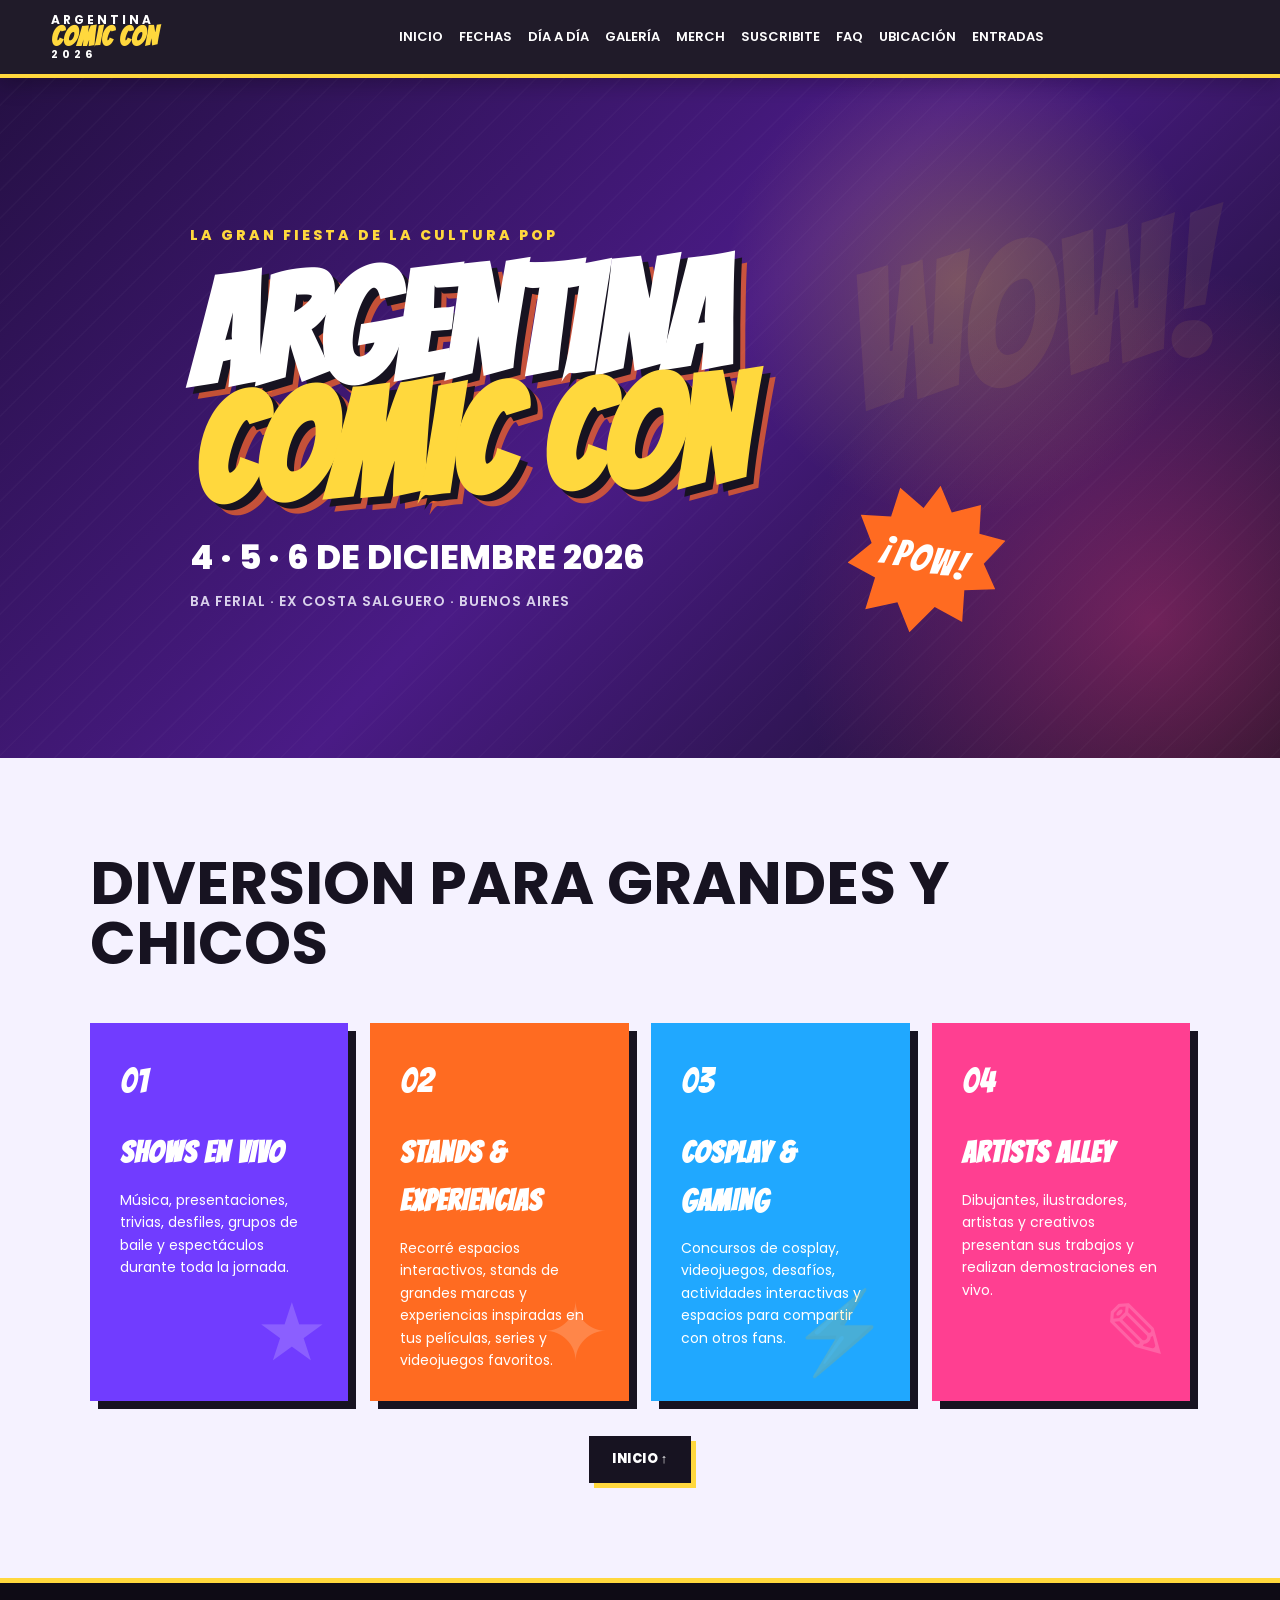
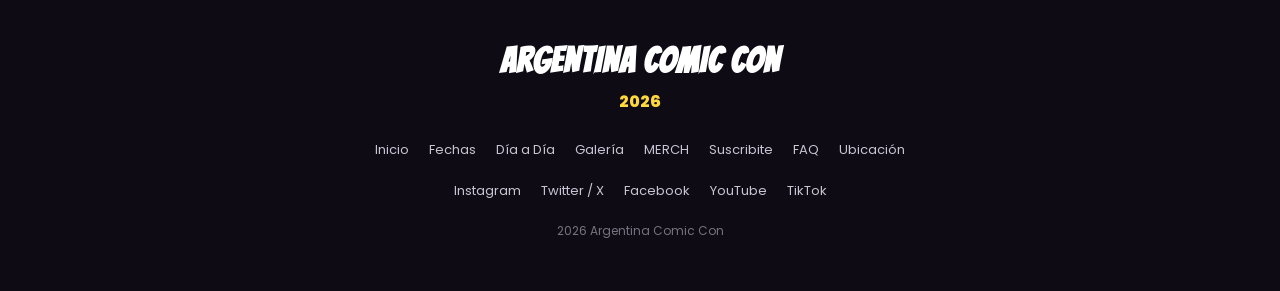
<file: index.html>
<!DOCTYPE html>
<html lang="es">

<head>
    <meta charset="UTF-8">
    <meta name="viewport" content="width=device-width, initial-scale=1.0">

    <title>Argentina Comic Con 2026</title>

    <link rel="preconnect" href="https://fonts.googleapis.com">
    <link rel="preconnect" href="https://fonts.gstatic.com" crossorigin>

    <link href="https://fonts.googleapis.com/css2?family=Bangers&family=Poppins:wght@300;400;500;600;700;800&display=swap" rel="stylesheet">

    <link rel="stylesheet" href="style.css">
</head>

<body>

    <!-- ENCABEZADO Y MENÚ -->

    <header class="header">

        <a href="index.html" class="logo">
            <span>ARGENTINA</span>
            <strong>COMIC CON</strong>
            <small>2026</small>
        </a>

        <nav class="nav">

            <a href="index.html">Inicio</a>

            <a href="fechas.html">Fechas</a>

            <a href="dia-a-dia.html">Día a Día</a>

            <a href="galeria.html">Galería</a>

            <a href="merch.html">MERCH</a>

            <a href="suscribite.html">Suscribite</a>

            <a href="faq.html">FAQ</a>

            <a href="ubicacion.html">Ubicación</a>

            <a href="fechas.html#tienda">ENTRADAS</a>

        </nav>

    </header>


    <main>

        <!-- PORTADA PRINCIPAL -->

        <section id="inicio" class="hero">

            <div class="hero-overlay"></div>

            <div class="hero-content">

                <p class="eyebrow">
                    LA GRAN FIESTA DE LA CULTURA POP
                </p>

                <h1>
                    ARGENTINA
                    <span>COMIC CON</span>
                </h1>

                <p class="hero-date">
                    4 · 5 · 6 DE DICIEMBRE 2026
                </p>

                <p class="hero-location">
                    BA FERIAL · EX COSTA SALGUERO · BUENOS AIRES
                </p>

                <div class="comic-burst">
                    ¡POW!
                </div>

            </div>

        </section>


        <!-- INFORMACIÓN GENERAL -->

        <section id="informacion" class="intro section">

            <div class="section-title">

                <h2 class="titulo-diversion titulo-animado">
                    DIVERSION PARA GRANDES Y CHICOS
                </h2>

            </div>


            <div class="intro-grid">

                <article class="info-card card-purple">

                    <div class="card-number">01</div>

                    <h3>SHOWS EN VIVO</h3>

                    <p>
                        Música, presentaciones, trivias, desfiles,
                        grupos de baile y espectáculos durante toda
                        la jornada.
                    </p>

                    <span class="card-icon">★</span>

                </article>


                <article class="info-card card-orange">

                    <div class="card-number">02</div>

                    <h3>STANDS & EXPERIENCIAS</h3>

                    <p>
                        Recorré espacios interactivos, stands de grandes
                        marcas y experiencias inspiradas en tus películas,
                        series y videojuegos favoritos.
                    </p>

                    <span class="card-icon">✦</span>

                </article>


                <article class="info-card card-blue">

                    <div class="card-number">03</div>

                    <h3>COSPLAY & GAMING</h3>

                    <p>
                        Concursos de cosplay, videojuegos, desafíos,
                        actividades interactivas y espacios para
                        compartir con otros fans.
                    </p>

                    <span class="card-icon">⚡</span>

                </article>


                <article class="info-card card-pink">

                    <div class="card-number">04</div>

                    <h3>ARTISTS ALLEY</h3>

                    <p>
                        Dibujantes, ilustradores, artistas y creativos
                        presentan sus trabajos y realizan demostraciones
                        en vivo.
                    </p>

                    <span class="card-icon">✎</span>

                </article>

            </div>


            <a href="#inicio" class="btn btn-back-top">
                INICIO ↑
            </a>

        </section>

    </main>


    <!-- PIE DE PÁGINA -->

    <footer class="footer">

        <div class="footer-logo">

            <strong>ARGENTINA COMIC CON</strong>

            <span>2026</span>

        </div>


        <div class="footer-links">

            <a href="index.html">Inicio</a>

            <a href="fechas.html">Fechas</a>

            <a href="dia-a-dia.html">Día a Día</a>

            <a href="galeria.html">Galería</a>

            <a href="merch.html">MERCH</a>

            <a href="suscribite.html">Suscribite</a>

            <a href="faq.html">FAQ</a>

            <a href="ubicacion.html">Ubicación</a>

        </div>


        <div class="socials">

            <a href="https://www.instagram.com/argcomiccon/?hl=es">
                Instagram
            </a>

            <a href="https://x.com/ArgComicCon">
                Twitter / X
            </a>

            <a href="https://www.facebook.com/argcomiccon/?locale=es_LA">
                Facebook
            </a>

            <a href="https://www.youtube.com/@ArgComicCon">
                YouTube
            </a>

            <a href="https://www.tiktok.com/@argcomiccon">
                TikTok
            </a>

        </div>


        <p class="copyright">
            2026 Argentina Comic Con
        </p>

    </footer>


    <!-- JAVASCRIPT -->

    <script src="animaciones.js"></script>

    <script src="script.js"></script>

</body>

</html>
</file>
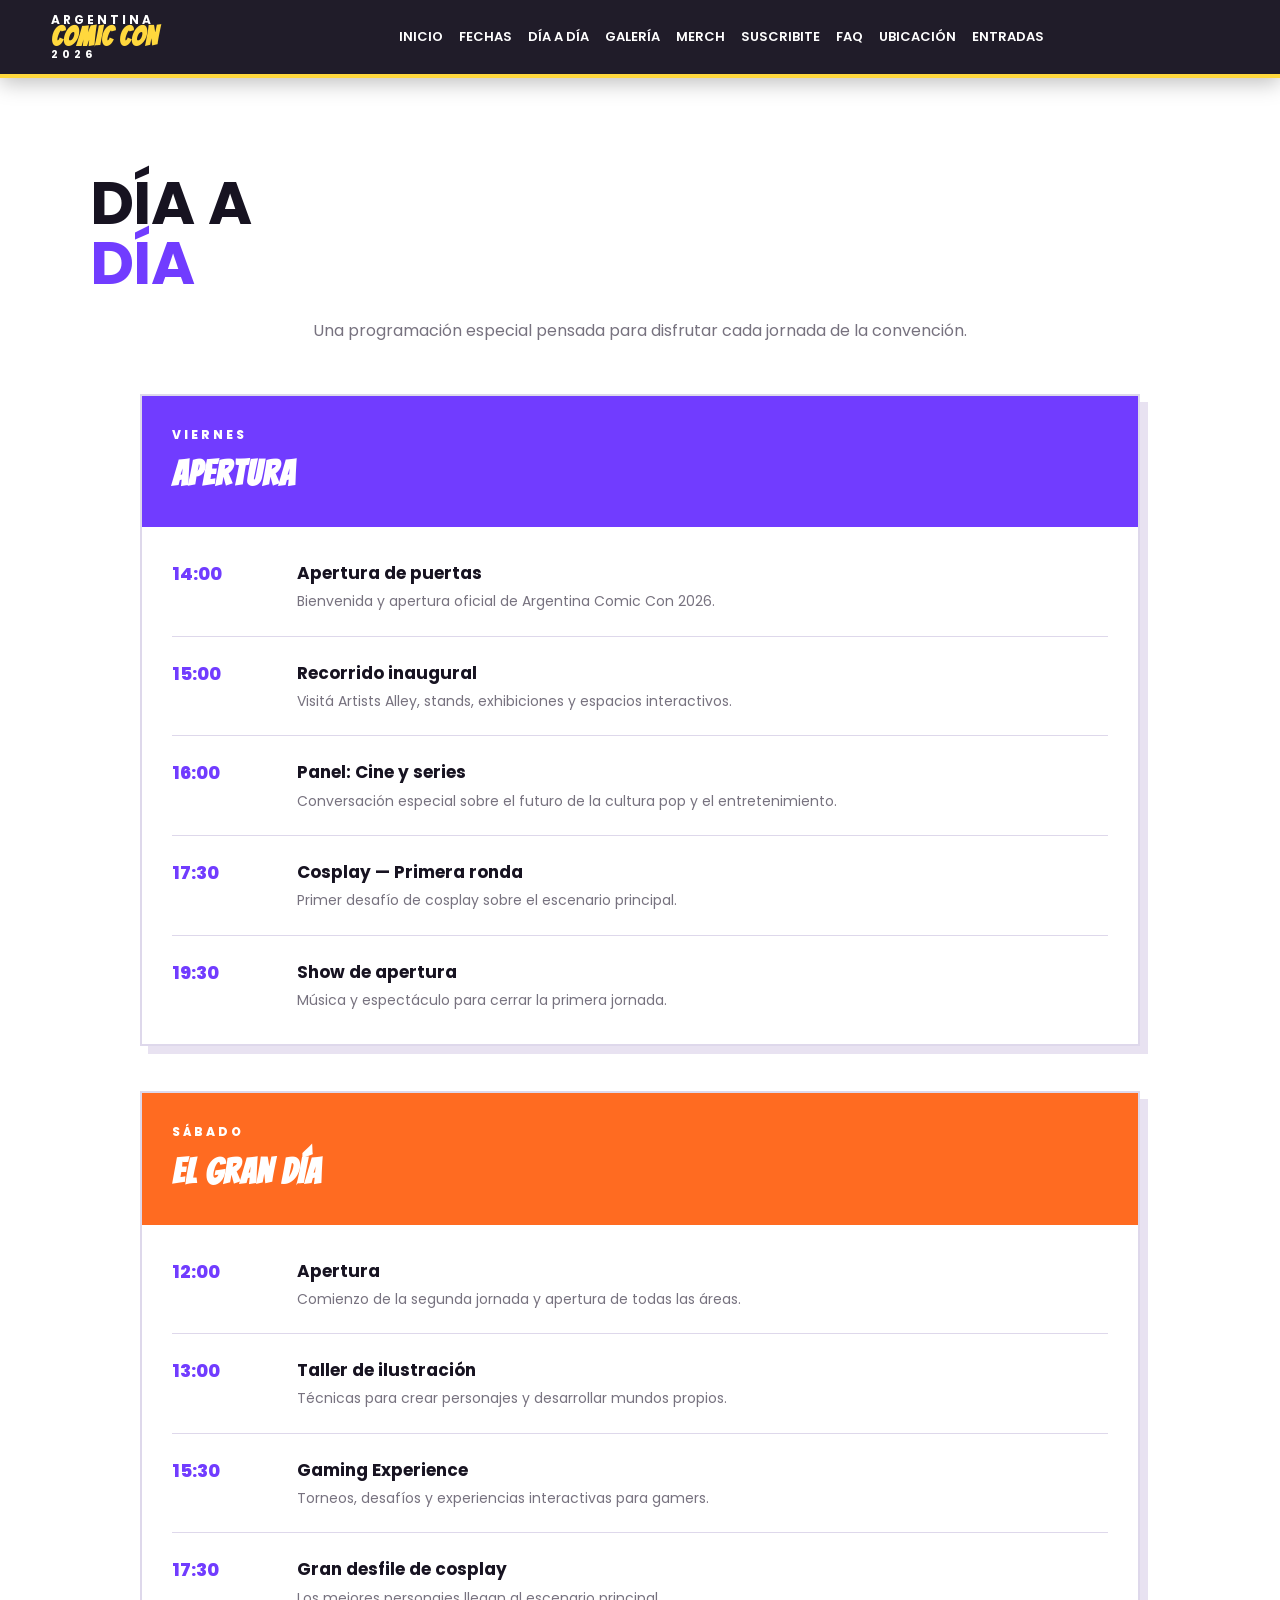
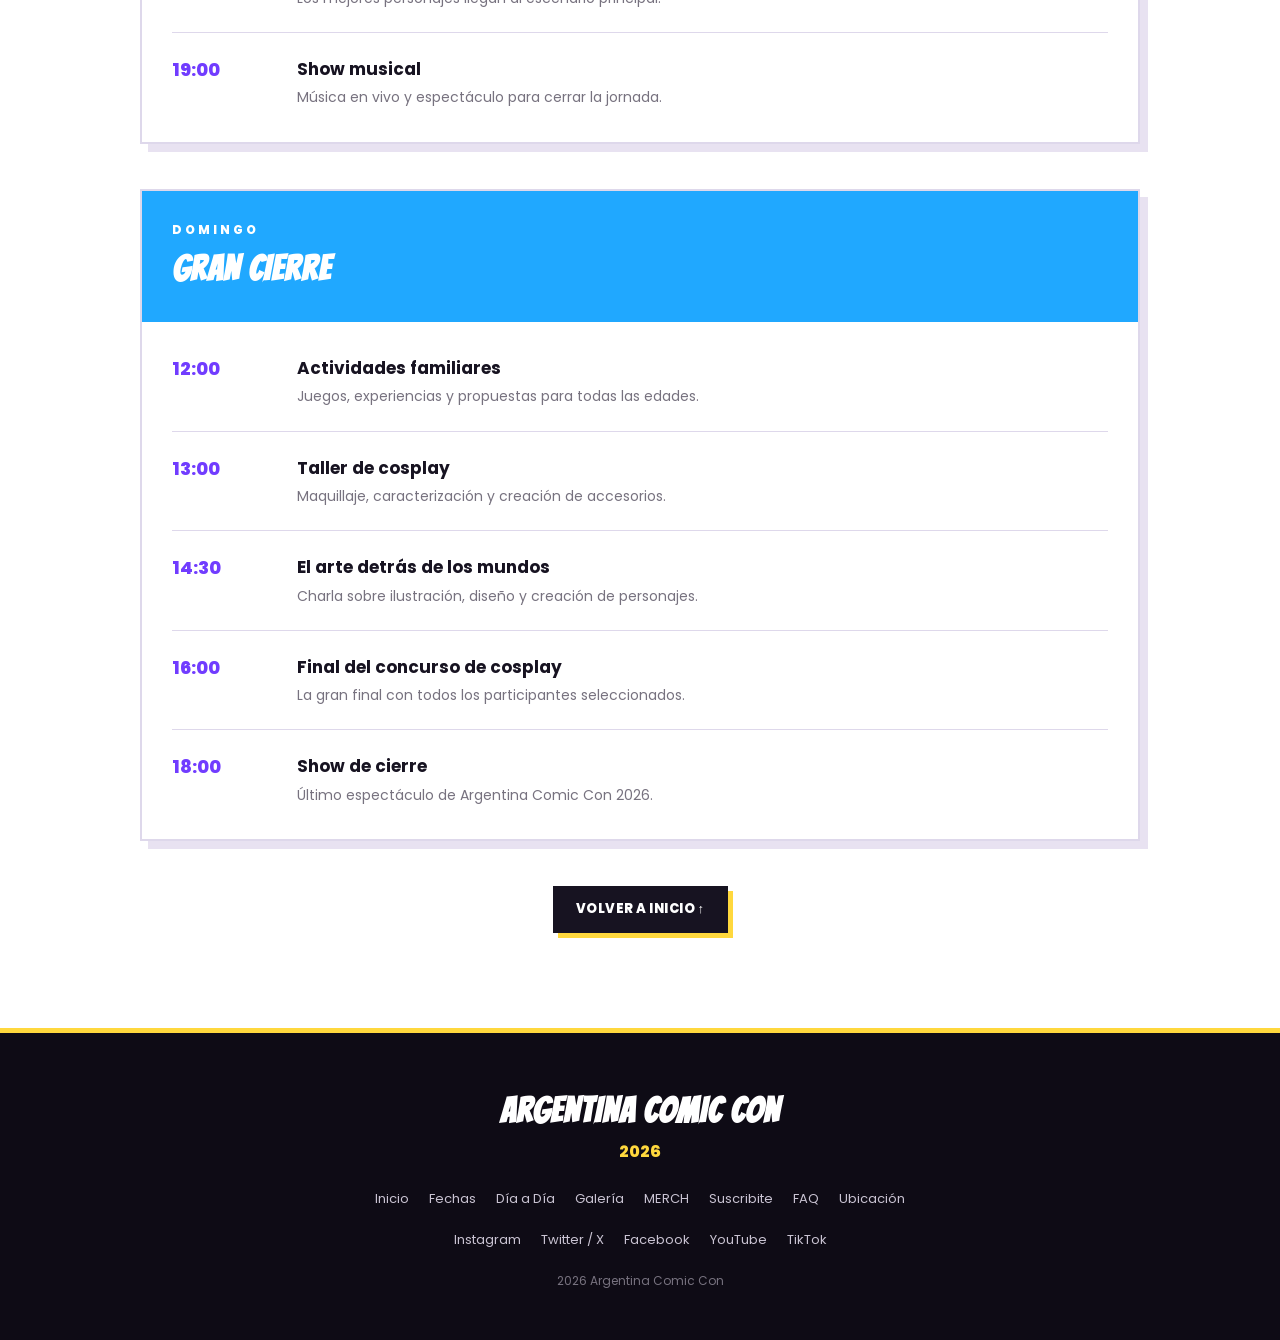
<file: dia-a-dia.html>
<!DOCTYPE html>
<html lang="es">

<head>
    <meta charset="UTF-8">
    <meta name="viewport" content="width=device-width, initial-scale=1.0">

    <title>Día a Día | Argentina Comic Con 2026</title>

    <link rel="preconnect" href="https://fonts.googleapis.com">
    <link rel="preconnect" href="https://fonts.gstatic.com" crossorigin>

    <link href="https://fonts.googleapis.com/css2?family=Bangers&family=Poppins:wght@300;400;500;600;700;800&display=swap" rel="stylesheet">

    <link rel="stylesheet" href="style.css">
</head>

<body>

    <!-- ENCABEZADO Y MENÚ -->

    <header class="header">

        <a href="index.html" class="logo">
            <span>ARGENTINA</span>
            <strong>COMIC CON</strong>
            <small>2026</small>
        </a>

        <nav class="nav">

            <a href="index.html">Inicio</a>

            <a href="fechas.html">Fechas</a>

            <a href="dia-a-dia.html">Día a Día</a>

            <a href="galeria.html">Galería</a>

            <a href="merch.html">MERCH</a>

            <a href="suscribite.html">Suscribite</a>

            <a href="faq.html">FAQ</a>

            <a href="ubicacion.html">Ubicación</a>

            <a href="fechas.html#tienda">ENTRADAS</a>

        </nav>

    </header>


    <main>

        <!-- PROGRAMACIÓN DÍA A DÍA -->

        <section id="dia-a-dia" class="schedule section">

            <div class="section-title">

                <h2 class="titulo-diaadia-titulo animado">
                    DÍA A
                    <strong>DÍA</strong>
                </h2>

            </div>


            <p class="section-intro">
                Una programación especial pensada para disfrutar
                cada jornada de la convención.
            </p>


            <div class="schedule-list">


                <!-- VIERNES -->

                <article class="schedule-day">

                    <div class="day-heading purple">

                        <div>
                            <small>VIERNES</small>
                            <h3>APERTURA</h3>
                        </div>

                    </div>


                    <div class="events">

                        <div class="event">

                            <time>14:00</time>

                            <div>
                                <h4>Apertura de puertas</h4>

                                <p>
                                    Bienvenida y apertura oficial
                                    de Argentina Comic Con 2026.
                                </p>
                            </div>

                        </div>


                        <div class="event">

                            <time>15:00</time>

                            <div>
                                <h4>Recorrido inaugural</h4>

                                <p>
                                    Visitá Artists Alley, stands,
                                    exhibiciones y espacios interactivos.
                                </p>
                            </div>

                        </div>


                        <div class="event">

                            <time>16:00</time>

                            <div>
                                <h4>Panel: Cine y series</h4>

                                <p>
                                    Conversación especial sobre el futuro
                                    de la cultura pop y el entretenimiento.
                                </p>
                            </div>

                        </div>


                        <div class="event">

                            <time>17:30</time>

                            <div>
                                <h4>Cosplay — Primera ronda</h4>

                                <p>
                                    Primer desafío de cosplay
                                    sobre el escenario principal.
                                </p>
                            </div>

                        </div>


                        <div class="event">

                            <time>19:30</time>

                            <div>
                                <h4>Show de apertura</h4>

                                <p>
                                    Música y espectáculo para cerrar
                                    la primera jornada.
                                </p>
                            </div>

                        </div>

                    </div>

                </article>


                <!-- SÁBADO -->

                <article class="schedule-day">

                    <div class="day-heading orange">

                        <div>
                            <small>SÁBADO</small>
                            <h3>EL GRAN DÍA</h3>
                        </div>

                    </div>


                    <div class="events">

                        <div class="event">

                            <time>12:00</time>

                            <div>
                                <h4>Apertura</h4>

                                <p>
                                    Comienzo de la segunda jornada
                                    y apertura de todas las áreas.
                                </p>
                            </div>

                        </div>


                        <div class="event">

                            <time>13:00</time>

                            <div>
                                <h4>Taller de ilustración</h4>

                                <p>
                                    Técnicas para crear personajes
                                    y desarrollar mundos propios.
                                </p>
                            </div>

                        </div>


                        <div class="event">

                            <time>15:30</time>

                            <div>
                                <h4>Gaming Experience</h4>

                                <p>
                                    Torneos, desafíos y experiencias
                                    interactivas para gamers.
                                </p>
                            </div>

                        </div>


                        <div class="event">

                            <time>17:30</time>

                            <div>
                                <h4>Gran desfile de cosplay</h4>

                                <p>
                                    Los mejores personajes llegan
                                    al escenario principal.
                                </p>
                            </div>

                        </div>


                        <div class="event">

                            <time>19:00</time>

                            <div>
                                <h4>Show musical</h4>

                                <p>
                                    Música en vivo y espectáculo
                                    para cerrar la jornada.
                                </p>
                            </div>

                        </div>

                    </div>

                </article>


                <!-- DOMINGO -->

                <article class="schedule-day">

                    <div class="day-heading blue">

                        <div>
                            <small>DOMINGO</small>
                            <h3>GRAN CIERRE</h3>
                        </div>

                    </div>


                    <div class="events">

                        <div class="event">

                            <time>12:00</time>

                            <div>
                                <h4>Actividades familiares</h4>

                                <p>
                                    Juegos, experiencias y propuestas
                                    para todas las edades.
                                </p>
                            </div>

                        </div>


                        <div class="event">

                            <time>13:00</time>

                            <div>
                                <h4>Taller de cosplay</h4>

                                <p>
                                    Maquillaje, caracterización y
                                    creación de accesorios.
                                </p>
                            </div>

                        </div>


                        <div class="event">

                            <time>14:30</time>

                            <div>
                                <h4>El arte detrás de los mundos</h4>

                                <p>
                                    Charla sobre ilustración,
                                    diseño y creación de personajes.
                                </p>
                            </div>

                        </div>


                        <div class="event">

                            <time>16:00</time>

                            <div>
                                <h4>Final del concurso de cosplay</h4>

                                <p>
                                    La gran final con todos los
                                    participantes seleccionados.
                                </p>
                            </div>

                        </div>


                        <div class="event">

                            <time>18:00</time>

                            <div>
                                <h4>Show de cierre</h4>

                                <p>
                                    Último espectáculo de Argentina
                                    Comic Con 2026.
                                </p>
                            </div>

                        </div>

                    </div>

                </article>

            </div>


            <a href="index.html" class="btn btn-back-top">
                VOLVER A INICIO ↑
            </a>

        </section>

    </main>


    <!-- PIE DE PÁGINA -->

    <footer class="footer">

        <div class="footer-logo">
            <strong>ARGENTINA COMIC CON</strong>
            <span>2026</span>
        </div>


        <div class="footer-links">

            <a href="index.html">Inicio</a>
            <a href="fechas.html">Fechas</a>
            <a href="dia-a-dia.html">Día a Día</a>
            <a href="galeria.html">Galería</a>
            <a href="merch.html">MERCH</a>
            <a href="suscribite.html">Suscribite</a>
            <a href="faq.html">FAQ</a>
            <a href="ubicacion.html">Ubicación</a>

        </div>


        <div class="socials">

            <a href="https://www.instagram.com/argcomiccon/?hl=es">Instagram</a>

            <a href="https://x.com/ArgComicCon">Twitter / X</a>

            <a href="https://www.facebook.com/argcomiccon/?locale=es_LA">Facebook</a>

            <a href="https://www.youtube.com/@ArgComicCon">YouTube</a>

            <a href="https://www.tiktok.com/@argcomiccon">TikTok</a>

        </div>


        <p class="copyright">
            2026 Argentina Comic Con
        </p>

    </footer>


    <!-- ANIMACIONES -->

    <script src="animaciones.js"></script>

</body>

</html>
</file>
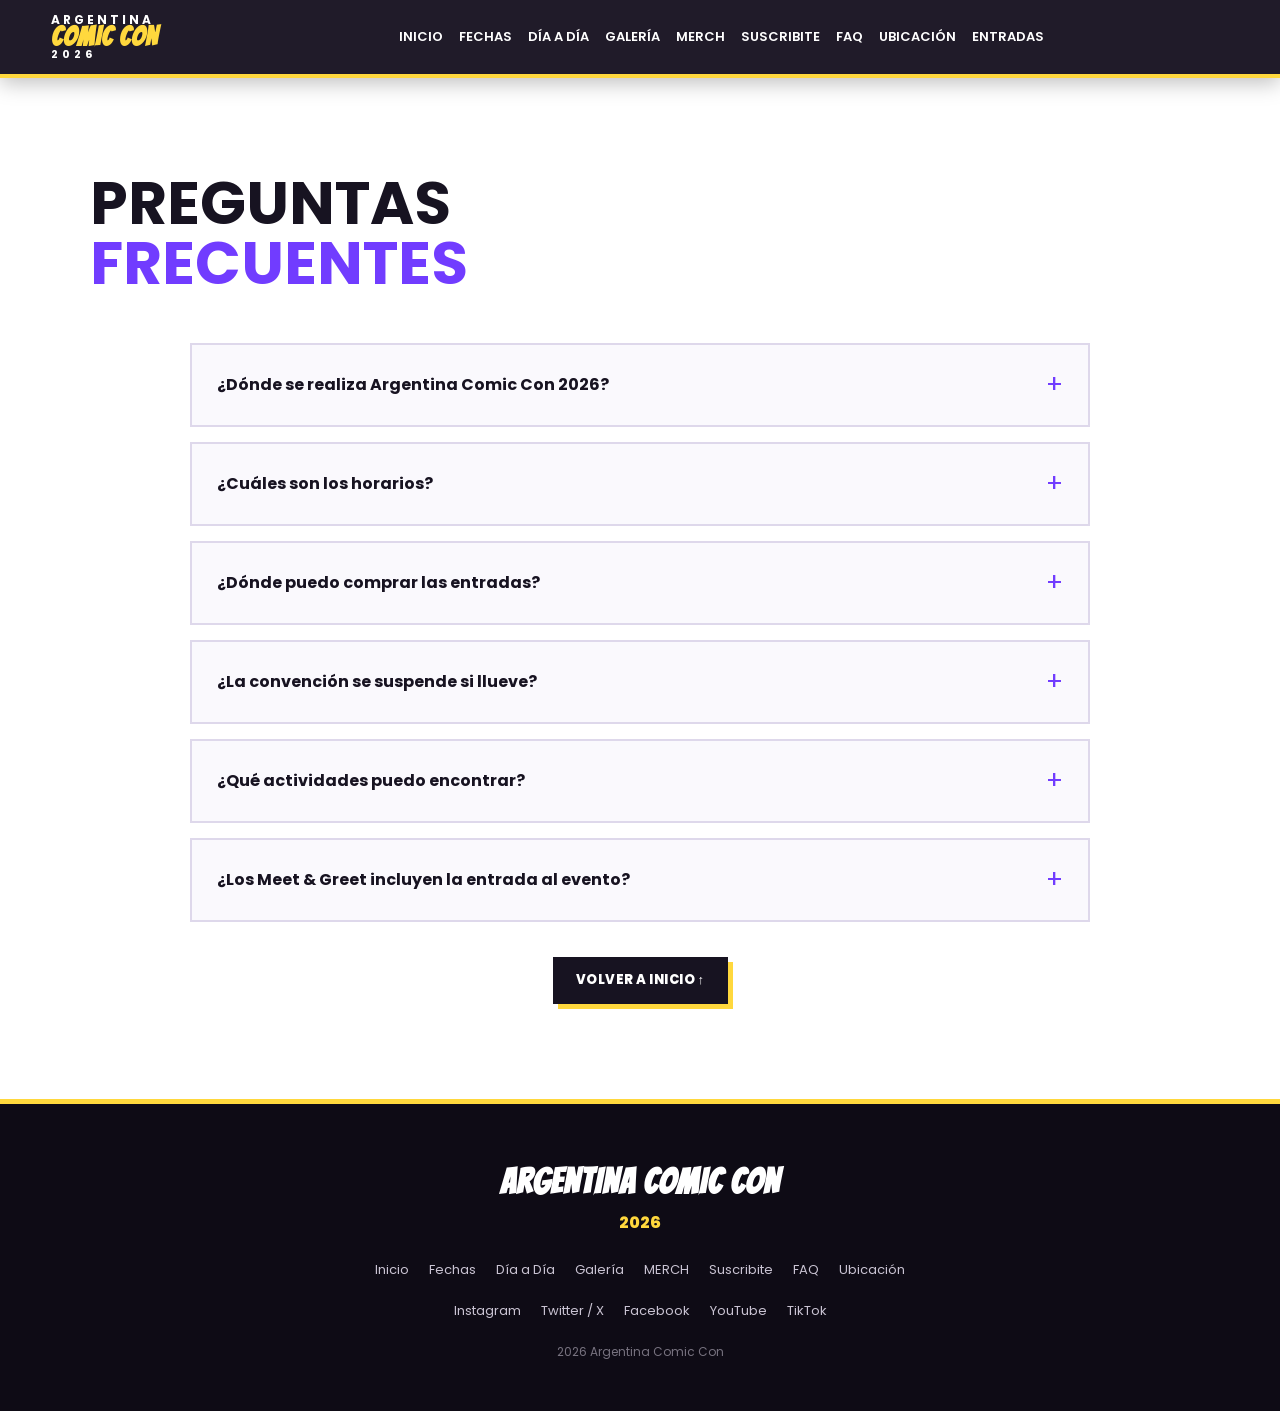
<file: faq.html>
<!DOCTYPE html>
<html lang="es">

<head>
    <meta charset="UTF-8">
    <meta name="viewport" content="width=device-width, initial-scale=1.0">

    <title>Preguntas Frecuentes | Argentina Comic Con 2026</title>

    <link rel="preconnect" href="https://fonts.googleapis.com">
    <link rel="preconnect" href="https://fonts.gstatic.com" crossorigin>

    <link href="https://fonts.googleapis.com/css2?family=Bangers&family=Poppins:wght@300;400;500;600;700;800&display=swap" rel="stylesheet">

    <link rel="stylesheet" href="style.css">
</head>

<body>

    <!-- ENCABEZADO Y MENÚ -->

    <header class="header">

        <a href="index.html" class="logo">
            <span>ARGENTINA</span>
            <strong>COMIC CON</strong>
            <small>2026</small>
        </a>

        <nav class="nav">

            <a href="index.html">Inicio</a>

            <a href="fechas.html">Fechas</a>

            <a href="dia-a-dia.html">Día a Día</a>

            <a href="galeria.html">Galería</a>

            <a href="merch.html">MERCH</a>

            <a href="suscribite.html">Suscribite</a>

            <a href="faq.html">FAQ</a>

            <a href="ubicacion.html">Ubicación</a>

            <a href="fechas.html#tienda">ENTRADAS</a>

        </nav>

    </header>


    <main>

        <!-- PREGUNTAS FRECUENTES -->

        <section id="faq" class="faq section">

            <div class="section-title">

                <h2>
                    PREGUNTAS
                    <strong>FRECUENTES</strong>
                </h2>

            </div>


            <div class="faq-list">


                <details>

                    <summary>
                        ¿Dónde se realiza Argentina Comic Con 2026?
                        <span>+</span>
                    </summary>

                    <p>
                        La convención se realiza en BA Ferial,
                        ex Costa Salguero, en la Ciudad de Buenos Aires.
                    </p>

                </details>


                <details>

                    <summary>
                        ¿Cuáles son los horarios?
                        <span>+</span>
                    </summary>

                    <p>
                        El viernes 4 de diciembre el evento funciona
                        de 14:00 a 21:00 hs. El sábado 5 y domingo 6
                        funciona de 12:00 a 20:00 hs.
                    </p>

                </details>


                <details>

                    <summary>
                        ¿Dónde puedo comprar las entradas?
                        <span>+</span>
                    </summary>

                    <p>
                        Las entradas se comercializan a través del
                        sistema oficial de venta indicado por la
                        organización del evento.
                    </p>

                </details>


                <details>

                    <summary>
                        ¿La convención se suspende si llueve?
                        <span>+</span>
                    </summary>

                    <p>
                        No. La organización informa que el evento
                        no se cancela por lluvia.
                    </p>

                </details>


                <details>

                    <summary>
                        ¿Qué actividades puedo encontrar?
                        <span>+</span>
                    </summary>

                    <p>
                        Hay shows, paneles, talleres, videojuegos,
                        cosplay, exhibiciones, experiencias interactivas,
                        Artists Alley, Meet & Greets y propuestas
                        gastronómicas, entre otras actividades.
                    </p>

                </details>


                <details>

                    <summary>
                        ¿Los Meet & Greet incluyen la entrada al evento?
                        <span>+</span>
                    </summary>

                    <p>
                        No. Los pases Meet & Greet y las entradas
                        generales de la convención son productos
                        diferentes.
                    </p>

                </details>


            </div>


            <a href="index.html" class="btn btn-back-top">
                VOLVER A INICIO ↑
            </a>

        </section>

    </main>


    <!-- PIE DE PÁGINA -->

    <footer class="footer">

        <div class="footer-logo">
            <strong>ARGENTINA COMIC CON</strong>
            <span>2026</span>
        </div>


        <div class="footer-links">

            <a href="index.html">Inicio</a>
            <a href="fechas.html">Fechas</a>
            <a href="dia-a-dia.html">Día a Día</a>
            <a href="galeria.html">Galería</a>
            <a href="merch.html">MERCH</a>
            <a href="suscribite.html">Suscribite</a>
            <a href="faq.html">FAQ</a>
            <a href="ubicacion.html">Ubicación</a>

        </div>


        <div class="socials">

            <a href="https://www.instagram.com/argcomiccon/?hl=es">Instagram</a>

            <a href="https://x.com/ArgComicCon">Twitter / X</a>

            <a href="https://www.facebook.com/argcomiccon/?locale=es_LA">Facebook</a>

            <a href="https://www.youtube.com/@ArgComicCon">YouTube</a>

            <a href="https://www.tiktok.com/@argcomiccon">TikTok</a>

        </div>


        <p class="copyright">
            2026 Argentina Comic Con
        </p>

    </footer>


    <!-- ANIMACIONES -->

    <script src="animaciones.js"></script>

</body>

</html>
</file>
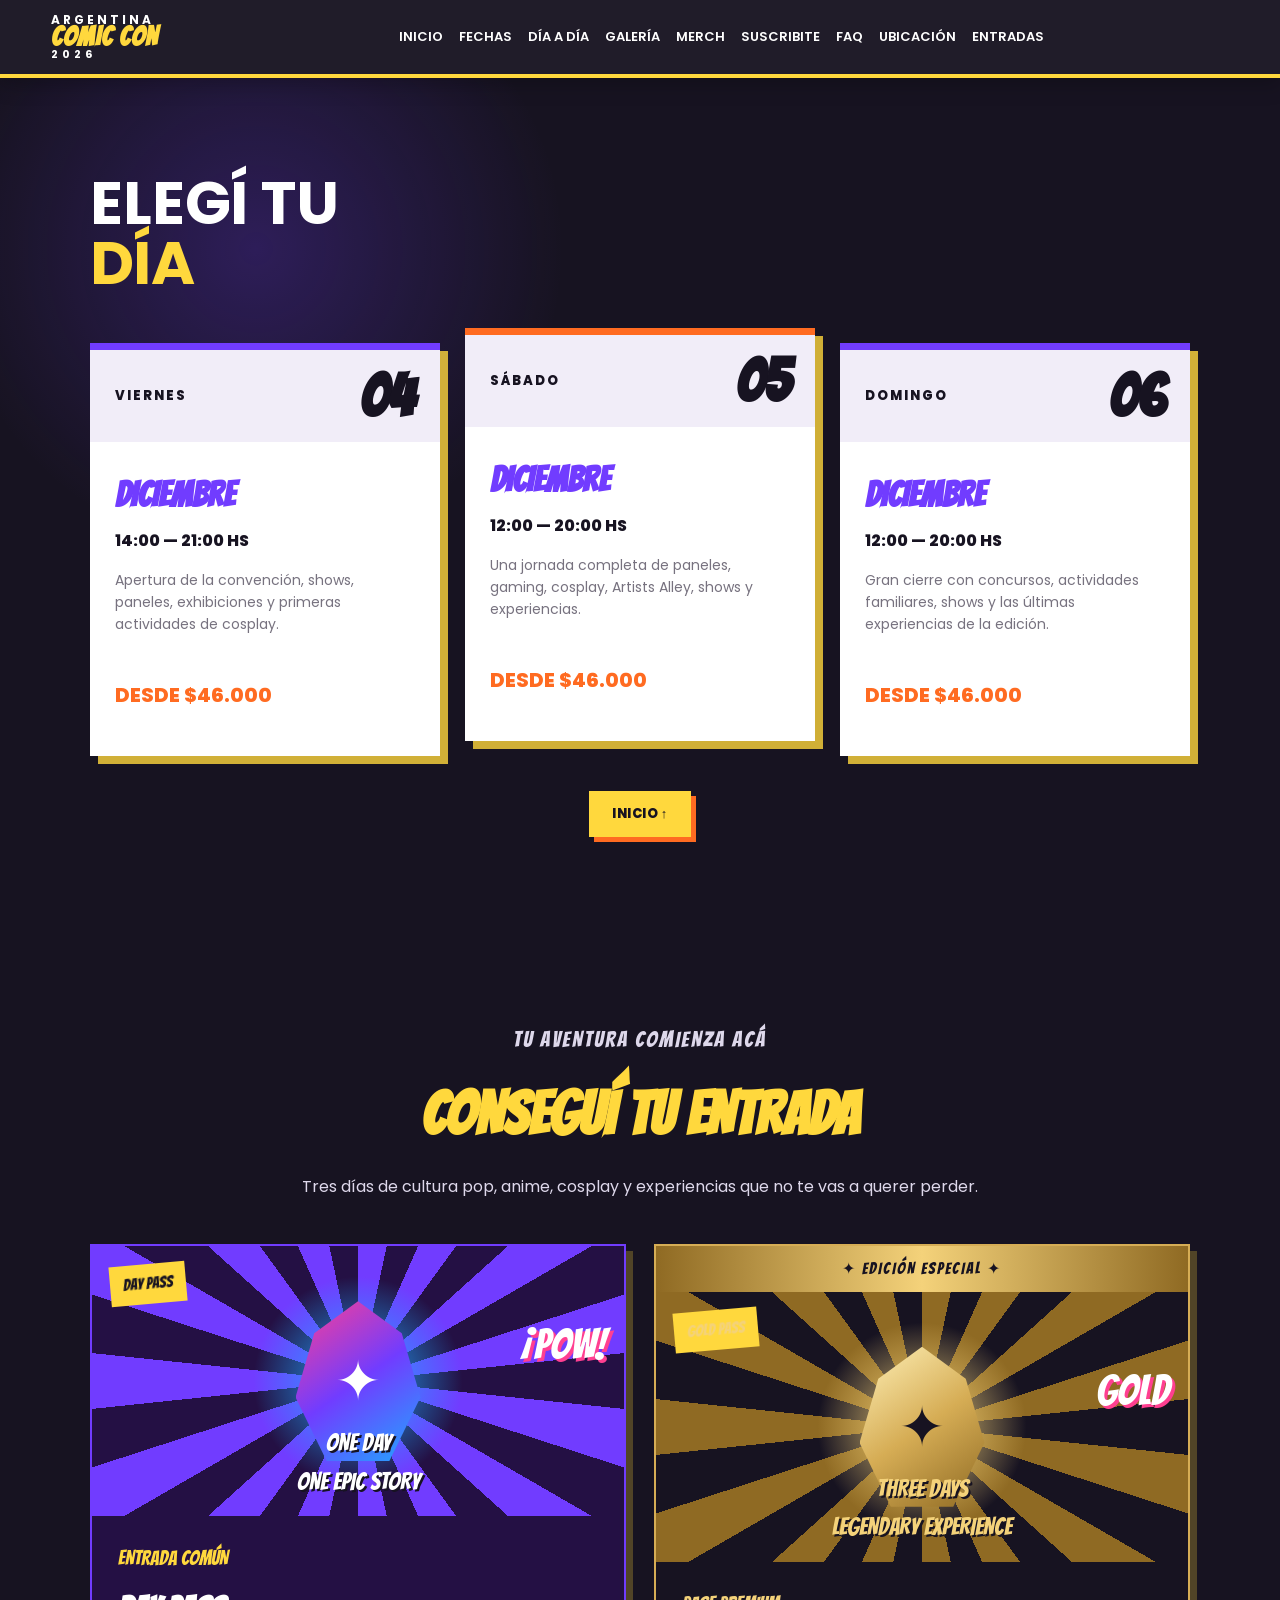
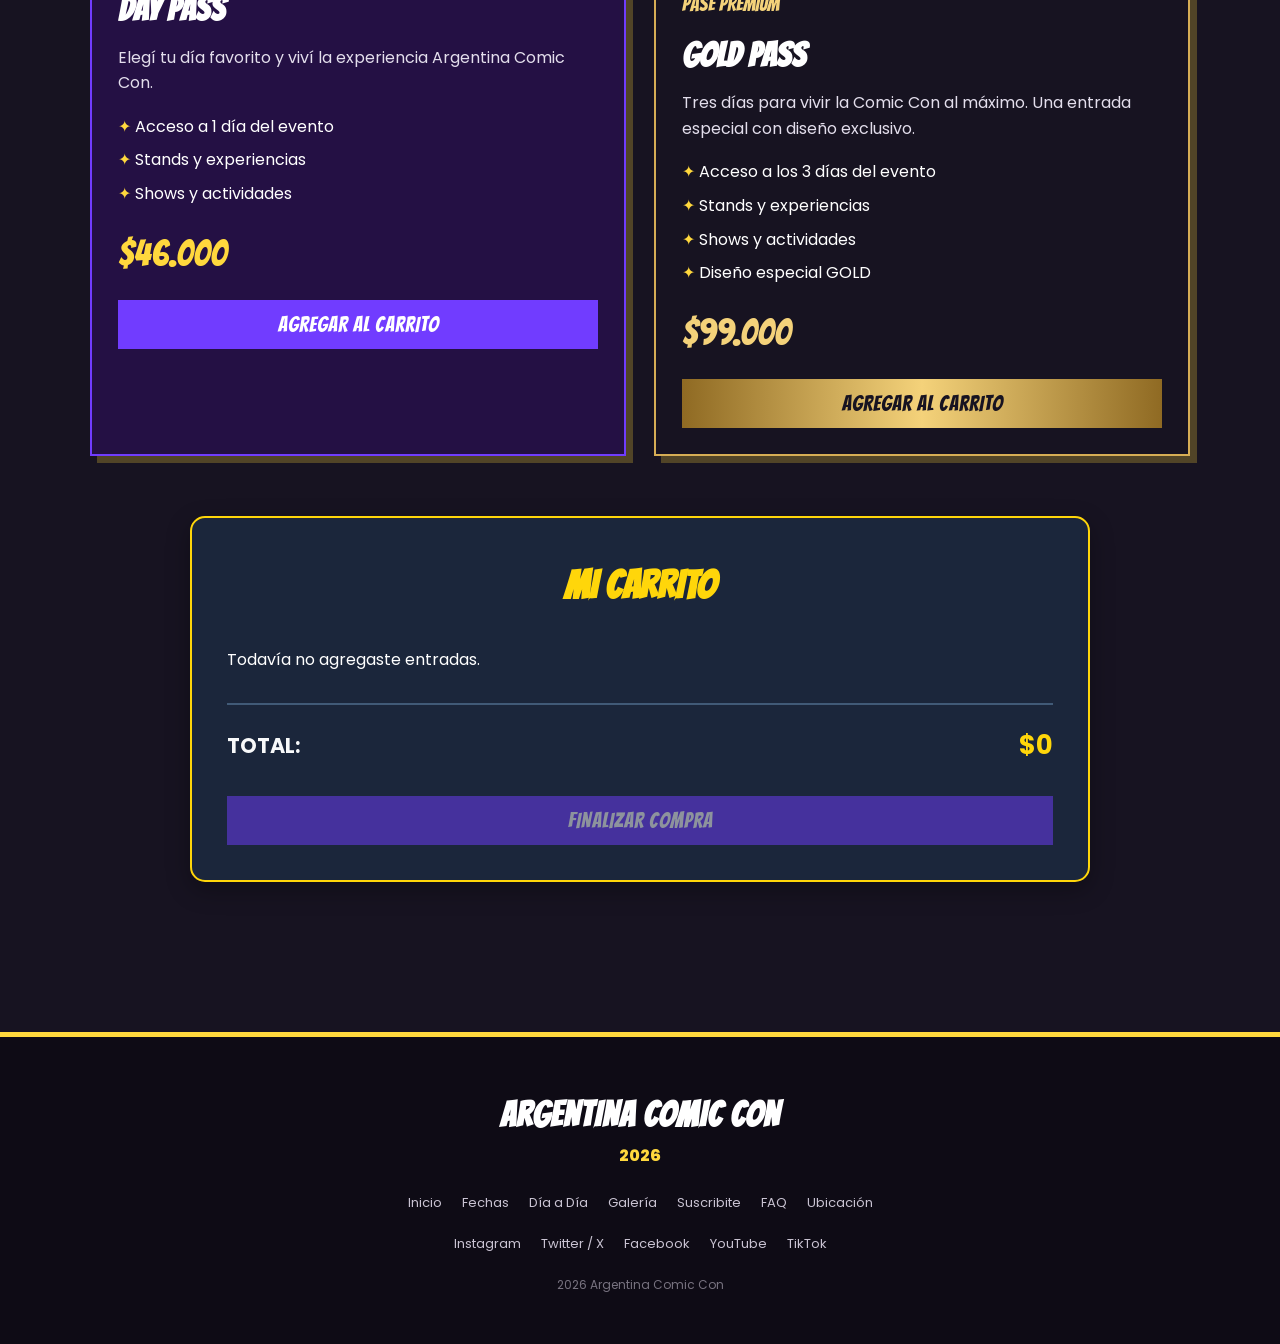
<file: fechas.html>
<!DOCTYPE html>
<html lang="es">

<head>
    <meta charset="UTF-8">
    <meta name="viewport" content="width=device-width, initial-scale=1.0">

    <title>Fechas y entradas | Argentina Comic Con 2026</title>

    <link rel="preconnect" href="https://fonts.googleapis.com">
    <link rel="preconnect" href="https://fonts.gstatic.com" crossorigin>

    <link href="https://fonts.googleapis.com/css2?family=Bangers&family=Poppins:wght@300;400;500;600;700;800&display=swap" rel="stylesheet">

    <link rel="stylesheet" href="style.css">
</head>

<body>

    <header class="header">

        <a href="index.html" class="logo">
            <span>ARGENTINA</span>
            <strong>COMIC CON</strong>
            <small>2026</small>
        </a>

        <nav class="nav">
            <a href="index.html">Inicio</a>
            <a href="fechas.html">Fechas</a>
            <a href="dia-a-dia.html">Día a Día</a>
            <a href="galeria.html">Galería</a>
            <a href="merch.html">MERCH</a>
            <a href="suscribite.html">Suscribite</a>
            <a href="faq.html">FAQ</a>
            <a href="ubicacion.html">Ubicación</a>
            <a href="fechas.html#tienda">ENTRADAS</a>
        </nav>

    </header>


    <main>

        <!-- FECHAS DEL EVENTO -->

        <section id="fechas" class="dates section dark-section">

            <div class="section-title light-title">

                <h2 class="titulo-dia titulo-animado">
                    ELEGÍ TU
                    <strong>DÍA</strong>
                </h2>

            </div>


            <div class="dates-grid">

                <article class="date-card">

                    <div class="date-top">
                        <span>VIERNES</span>
                        <strong>04</strong>
                    </div>

                    <div class="date-content">

                        <h3>DICIEMBRE</h3>

                        <p class="time">
                            14:00 — 21:00 HS
                        </p>

                        <p>
                            Apertura de la convención, shows,
                            paneles, exhibiciones y primeras
                            actividades de cosplay.
                        </p>

                        <span class="price">
                            DESDE $46.000
                        </span>

                    </div>

                </article>


                <article class="date-card featured-date">

                    <div class="date-top">
                        <span>SÁBADO</span>
                        <strong>05</strong>
                    </div>

                    <div class="date-content">

                        <h3>DICIEMBRE</h3>

                        <p class="time">
                            12:00 — 20:00 HS
                        </p>

                        <p>
                            Una jornada completa de paneles,
                            gaming, cosplay, Artists Alley,
                            shows y experiencias.
                        </p>

                        <span class="price">
                            DESDE $46.000
                        </span>

                    </div>

                </article>


                <article class="date-card">

                    <div class="date-top">
                        <span>DOMINGO</span>
                        <strong>06</strong>
                    </div>

                    <div class="date-content">

                        <h3>DICIEMBRE</h3>

                        <p class="time">
                            12:00 — 20:00 HS
                        </p>

                        <p>
                            Gran cierre con concursos, actividades
                            familiares, shows y las últimas
                            experiencias de la edición.
                        </p>

                        <span class="price">
                            DESDE $46.000
                        </span>

                    </div>

                </article>

            </div>

            <a href="index.html" class="btn btn-back-top">
                INICIO ↑
            </a>

        </section>


        <!-- COMPRA DE ENTRADAS -->

        <section id="tienda" class="tienda">

            <div class="tienda-encabezado">

                <p class="etiqueta-seccion">
                    TU AVENTURA COMIENZA ACÁ
                </p>

                <h2 class="titulo-entrada-titulo animado">
                    CONSEGUÍ TU ENTRADA
                </h2>

                <p>
                    Tres días de cultura pop, anime, cosplay y experiencias
                    que no te vas a querer perder.
                </p>

            </div>


            <!-- TARJETAS DE ENTRADAS -->

            <div class="entradas-contenedor">


                <!-- DAY PASS -->

                <article class="entrada-card entrada-comun">

                    <div class="entrada-ilustracion anime-comun">

                        <span class="anime-etiqueta">
                            DAY PASS
                        </span>

                        <span class="anime-efecto">
                            ¡POW!
                        </span>

                        <div class="anime-personaje personaje-comun">
                            <span>✦</span>
                        </div>

                        <p class="anime-texto">
                            ONE DAY<br>
                            ONE EPIC STORY
                        </p>

                    </div>


                    <div class="entrada-info">

                        <span class="entrada-tipo">
                            ENTRADA COMÚN
                        </span>

                        <h3>DAY PASS</h3>

                        <p class="entrada-descripcion">
                            Elegí tu día favorito y viví la experiencia
                            Argentina Comic Con.
                        </p>

                        <ul>
                            <li>Acceso a 1 día del evento</li>
                            <li>Stands y experiencias</li>
                            <li>Shows y actividades</li>
                        </ul>

                        <p class="entrada-precio">
                            $46.000
                        </p>

                        <button
                            type="button"
                            class="btn-entrada"
                            data-agregar="daypass">

                            AGREGAR AL CARRITO

                        </button>

                    </div>

                </article>


                <!-- GOLD PASS -->

                <article class="entrada-card entrada-gold">

                    <div class="gold-destacado">
                        ✦ EDICIÓN ESPECIAL ✦
                    </div>

                    <div class="entrada-ilustracion anime-gold">

                        <span class="anime-etiqueta gold-texto">
                            GOLD PASS
                        </span>

                        <span class="anime-efecto gold-efecto">
                            GOLD
                        </span>

                        <div class="anime-personaje personaje-gold">
                            <span>✦</span>
                        </div>

                        <p class="anime-texto gold-texto">
                            THREE DAYS<br>
                            LEGENDARY EXPERIENCE
                        </p>

                    </div>


                    <div class="entrada-info">

                        <span class="entrada-tipo gold-texto">
                            PASE PREMIUM
                        </span>

                        <h3>GOLD PASS</h3>

                        <p class="entrada-descripcion">
                            Tres días para vivir la Comic Con al máximo.
                            Una entrada especial con diseño exclusivo.
                        </p>

                        <ul>
                            <li>Acceso a los 3 días del evento</li>
                            <li>Stands y experiencias</li>
                            <li>Shows y actividades</li>
                            <li>Diseño especial GOLD</li>
                        </ul>

                        <p class="entrada-precio gold-texto">
                            $99.000
                        </p>

                        <button
                            type="button"
                            class="btn-entrada btn-gold"
                            data-agregar="goldpass">

                            AGREGAR AL CARRITO

                        </button>

                    </div>

                </article>

            </div>


            <!-- CARRITO DE ENTRADAS -->

            <div class="carrito-entradas">

                <h2>MI CARRITO</h2>

                <div id="carrito-items">

                    <p>Todavía no agregaste entradas.</p>

                </div>

                <p class="carrito-total">
                    TOTAL:
                    <strong id="carrito-total">$0</strong>
                </p>

                <button
                    type="button"
                    id="btn-ir-compra"
                    class="btn-entrada"
                    disabled>

                    FINALIZAR COMPRA

                </button>

            </div>

        </section>

    </main>


    <footer class="footer">

        <div class="footer-logo">
            <strong>ARGENTINA COMIC CON</strong>
            <span>2026</span>
        </div>


        <div class="footer-links">

            <a href="index.html">Inicio</a>
            <a href="fechas.html">Fechas</a>
            <a href="dia-a-dia.html">Día a Día</a>
            <a href="galeria.html">Galería</a>
            <a href="suscribite.html">Suscribite</a>
            <a href="faq.html">FAQ</a>
            <a href="ubicacion.html">Ubicación</a>

        </div>


        <div class="socials">

            <a href="https://www.instagram.com/argcomiccon/?hl=es">Instagram</a>
            <a href="https://x.com/ArgComicCon">Twitter / X</a>
            <a href="https://www.facebook.com/argcomiccon/?locale=es_LA">Facebook</a>
            <a href="https://www.youtube.com/@ArgComicCon">YouTube</a>
            <a href="https://www.tiktok.com/@argcomiccon">TikTok</a>

        </div>


        <p class="copyright">
            2026 Argentina Comic Con
        </p>

    </footer>


    <script src="animaciones.js"></script>
    <script src="script.js"></script>

</body>

</html>
</file>
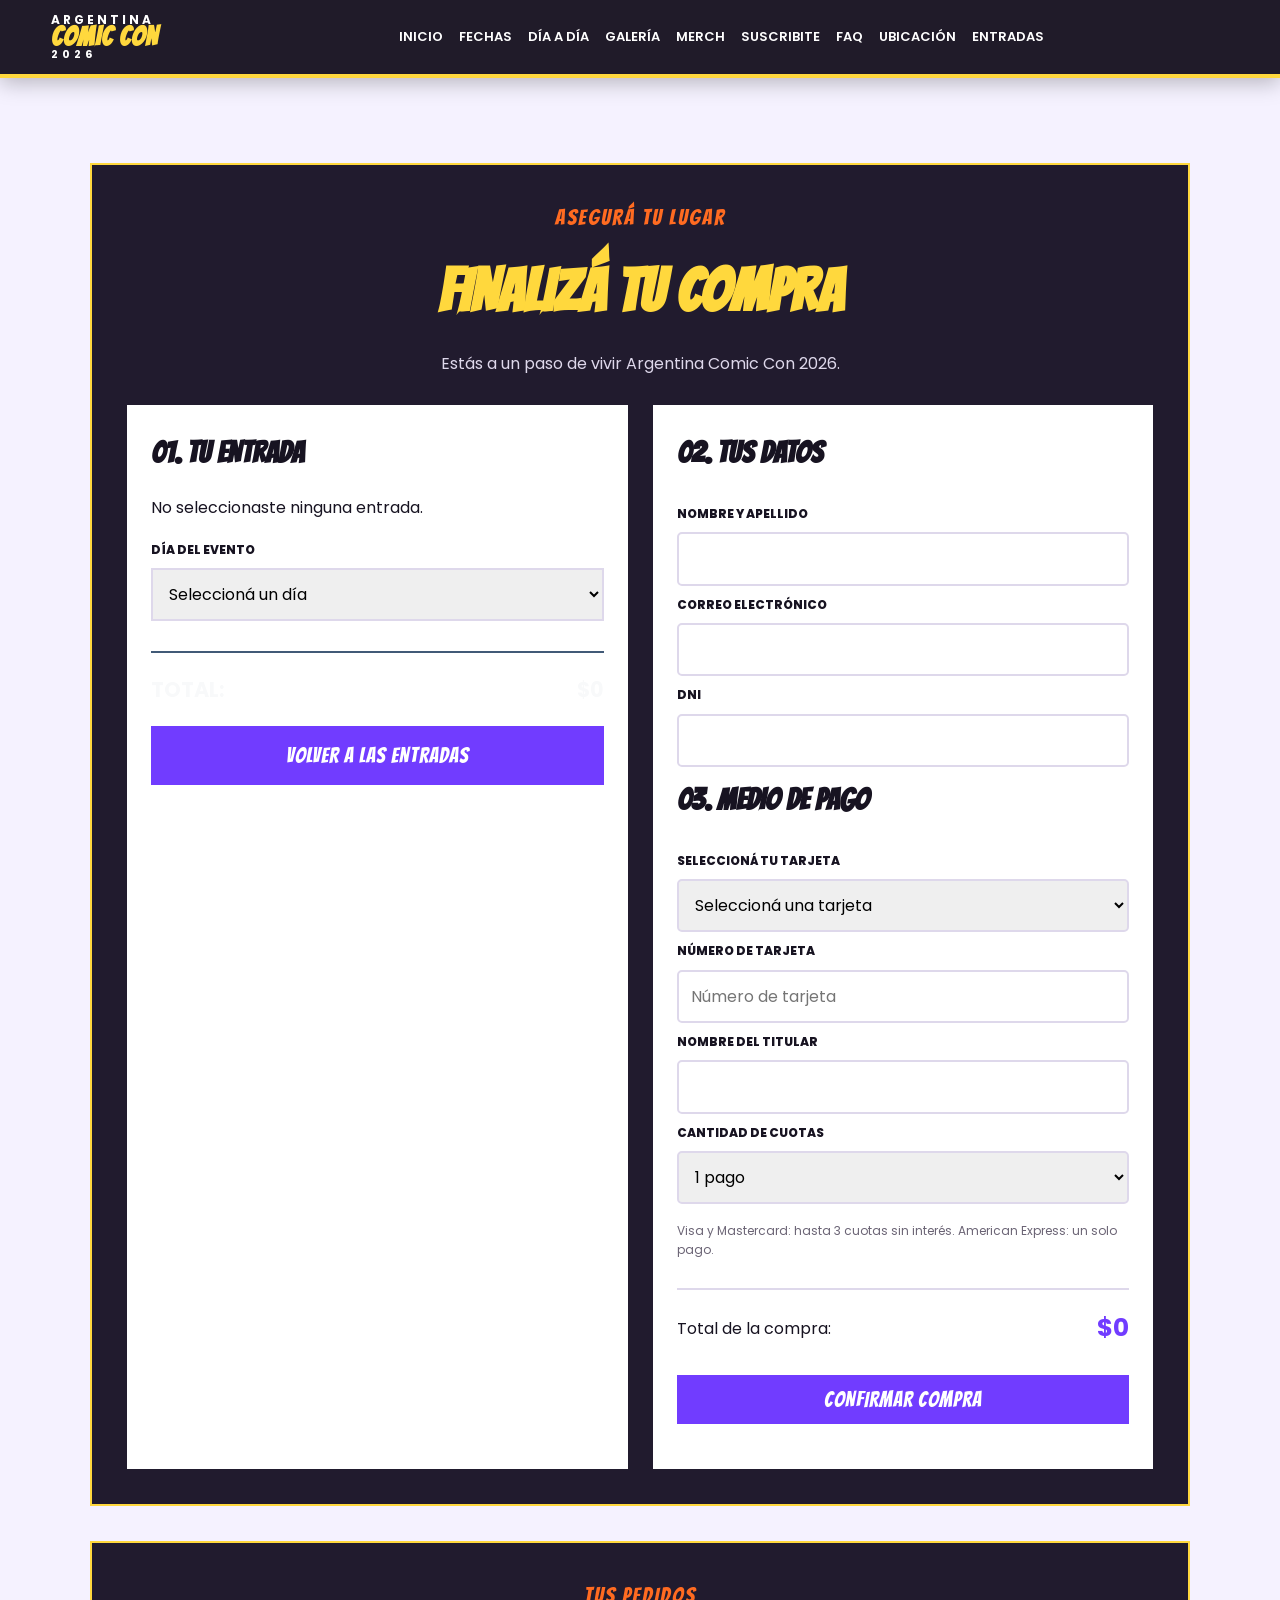
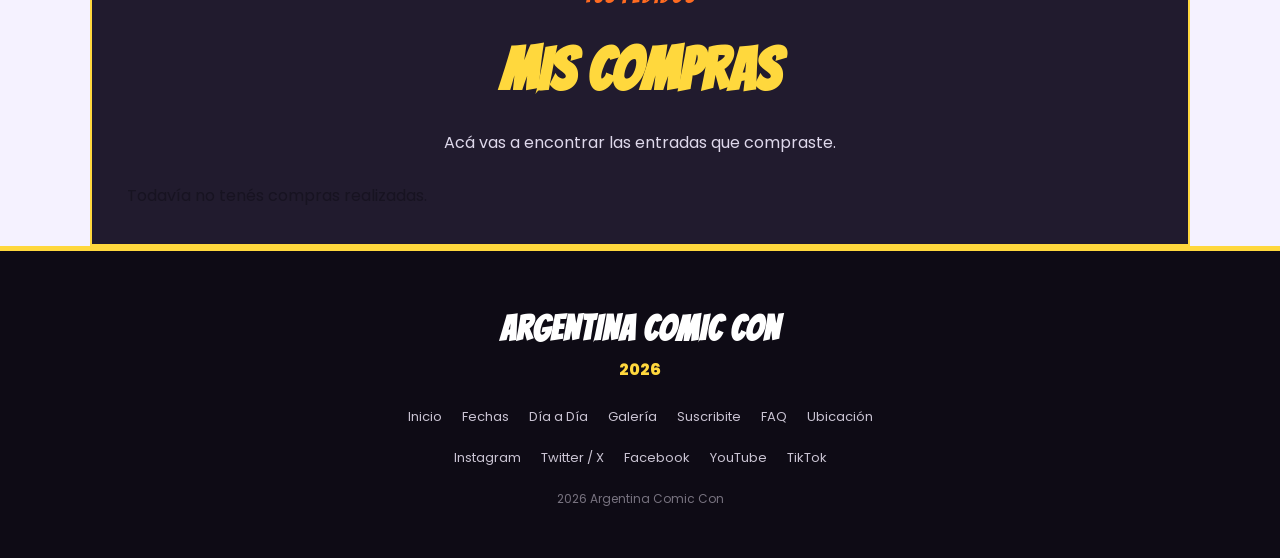
<file: finalizar-compra.html>
<!DOCTYPE html>
<html lang="es">

<head>
    <meta charset="UTF-8">
    <meta name="viewport" content="width=device-width, initial-scale=1.0">

    <title>Finalizá tu compra | Argentina Comic Con 2026</title>

    <link rel="preconnect" href="https://fonts.googleapis.com">
    <link rel="preconnect" href="https://fonts.gstatic.com" crossorigin>

    <link href="https://fonts.googleapis.com/css2?family=Bangers&family=Poppins:wght@300;400;500;600;700;800&display=swap" rel="stylesheet">

    <link rel="stylesheet" href="style.css">
</head>


<body>

    <header class="header">

        <a href="index.html" class="logo">
            <span>ARGENTINA</span>
            <strong>COMIC CON</strong>
            <small>2026</small>
        </a>

        <nav class="nav">
            <a href="index.html">Inicio</a>
            <a href="fechas.html">Fechas</a>
            <a href="dia-a-dia.html">Día a Día</a>
            <a href="galeria.html">Galería</a>
            <a href="merch.html">MERCH</a>
            <a href="suscribite.html">Suscribite</a>
            <a href="faq.html">FAQ</a>
            <a href="ubicacion.html">Ubicación</a>
            <a href="fechas.html#tienda">ENTRADAS</a>
        </nav>

    </header>


    <main>

        <section class="checkout" id="datos-compra">

            <div class="checkout-heading">

                <p class="etiqueta-seccion">
                    ASEGURÁ TU LUGAR
                </p>

                <h2>FINALIZÁ TU COMPRA</h2>

                <p>
                    Estás a un paso de vivir Argentina Comic Con 2026.
                </p>

            </div>


            <div class="checkout-grid">


                <!-- RESUMEN DE LA ENTRADA -->

                <div class="carrito-panel">

                    <h3>01. TU ENTRADA</h3>

                    <div id="entrada-seleccionada">
                        Cargando entrada...
                    </div>

                    <div id="dia-pass-contenedor">

                        <label for="dia-pass">
                            Día del evento
                        </label>

                        <select id="dia-pass">

                            <option value="">
                                Seleccioná un día
                            </option>

                            <option value="Viernes 4 de diciembre">
                                Viernes 4 de diciembre
                            </option>

                            <option value="Sábado 5 de diciembre">
                                Sábado 5 de diciembre
                            </option>

                            <option value="Domingo 6 de diciembre">
                                Domingo 6 de diciembre
                            </option>

                        </select>

                    </div>


                    <p class="carrito-total">
                        TOTAL:
                        <strong id="total-pago">$0</strong>
                    </p>

                    <a href="fechas.html#tienda" class="btn-entrada">
                        VOLVER A LAS ENTRADAS
                    </a>

                </div>


                <!-- FORMULARIO DE COMPRA -->

                <form class="compra-form" id="form-compra">

                    <h3>02. TUS DATOS</h3>


                    <label for="compra-nombre">
                        Nombre y apellido
                    </label>

                    <input
                        type="text"
                        id="compra-nombre"
                        name="nombre"
                        required
                    >


                    <label for="compra-email">
                        Correo electrónico
                    </label>

                    <input
                        type="email"
                        id="compra-email"
                        name="email"
                        required
                    >


                    <label for="compra-dni">
                        DNI
                    </label>

                    <input
                        type="text"
                        id="compra-dni"
                        name="dni"
                        maxlength="8"
                        required
                    >


                    <h3>03. MEDIO DE PAGO</h3>


                    <label for="medio-pago">
                        Seleccioná tu tarjeta
                    </label>

                    <select id="medio-pago" name="tarjeta" required>

                        <option value="">
                            Seleccioná una tarjeta
                        </option>

                        <option value="Visa">
                            Visa
                        </option>

                        <option value="Mastercard">
                            Mastercard
                        </option>

                        <option value="American Express">
                            American Express
                        </option>

                    </select>


                    <label for="numero-tarjeta">
                        Número de tarjeta
                    </label>

                    <input
                        type="text"
                        id="numero-tarjeta"
                        name="numeroTarjeta"
                        placeholder="Número de tarjeta"
                        required
                    >


                    <label for="nombre-titular">
                        Nombre del titular
                    </label>

                    <input
                        type="text"
                        id="nombre-titular"
                        name="titular"
                        required
                    >


                    <label for="cuotas">
                        Cantidad de cuotas
                    </label>

                    <select id="cuotas" name="cuotas" required>

                        <option value="1">
                            1 pago
                        </option>

                        <option value="2">
                            2 cuotas
                        </option>

                        <option value="3">
                            3 cuotas sin interés
                        </option>

                    </select>


                    <p id="mensaje-cuotas" class="aviso-demo">
                        Visa y Mastercard: 3 cuotas sin interés.
                        American Express: un solo pago.
                    </p>


                    <div class="resumen-pago">

                        <p>Total de la compra:</p>

                        <strong id="total-compra">$0</strong>

                    </div>


                    <button type="submit" class="btn-entrada">
                        CONFIRMAR COMPRA
                    </button>

                    <p id="mensaje-compra"></p>

                </form>

            </div>

        </section>


        <!-- HISTORIAL DE COMPRAS -->

        <section class="historial" id="mis-compras">

            <div class="checkout-heading">

                <p class="etiqueta-seccion">
                    TUS PEDIDOS
                </p>

                <h2>MIS COMPRAS</h2>

                <p>
                    Acá vas a encontrar las entradas que compraste.
                </p>

            </div>


            <div id="historial-lista">

                <p>
                    Todavía no tenés compras realizadas.
                </p>

            </div>

        </section>

    </main>


    <footer class="footer">

        <div class="footer-logo">
            <strong>ARGENTINA COMIC CON</strong>
            <span>2026</span>
        </div>

        <div class="footer-links">

            <a href="index.html">Inicio</a>
            <a href="fechas.html">Fechas</a>
            <a href="dia-a-dia.html">Día a Día</a>
            <a href="galeria.html">Galería</a>
            <a href="suscribite.html">Suscribite</a>
            <a href="faq.html">FAQ</a>
            <a href="ubicacion.html">Ubicación</a>

        </div>

        <div class="socials">

            <a href="https://www.instagram.com/argcomiccon/?hl=es">Instagram</a>
            <a href="https://x.com/ArgComicCon">Twitter / X</a>
            <a href="https://www.facebook.com/argcomiccon/?locale=es_LA">Facebook</a>
            <a href="https://www.youtube.com/@ArgComicCon">YouTube</a>
            <a href="https://www.tiktok.com/@argcomiccon">TikTok</a>

        </div>

        <p class="copyright">
            2026 Argentina Comic Con
        </p>

    </footer>

<script src="animaciones.js"></script>
<script src="script.js"></script>
</body>

</html>
</file>
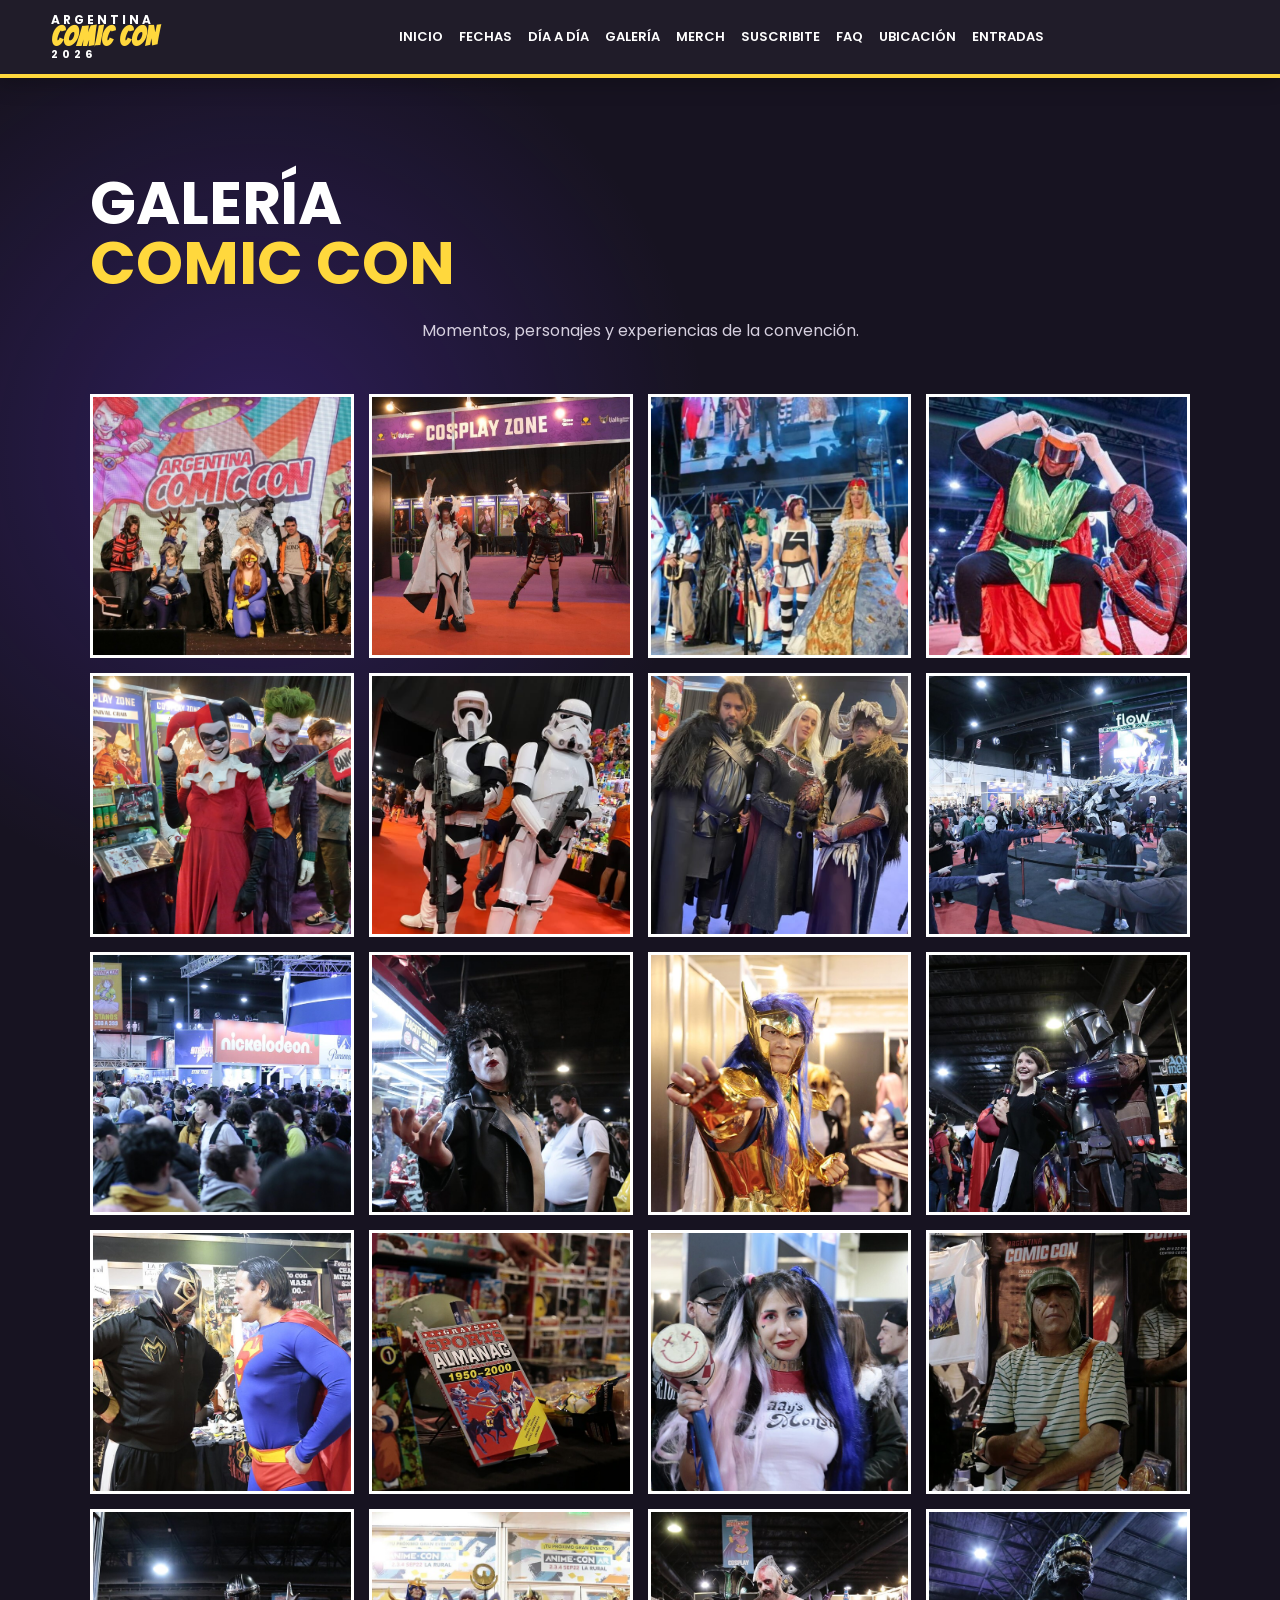
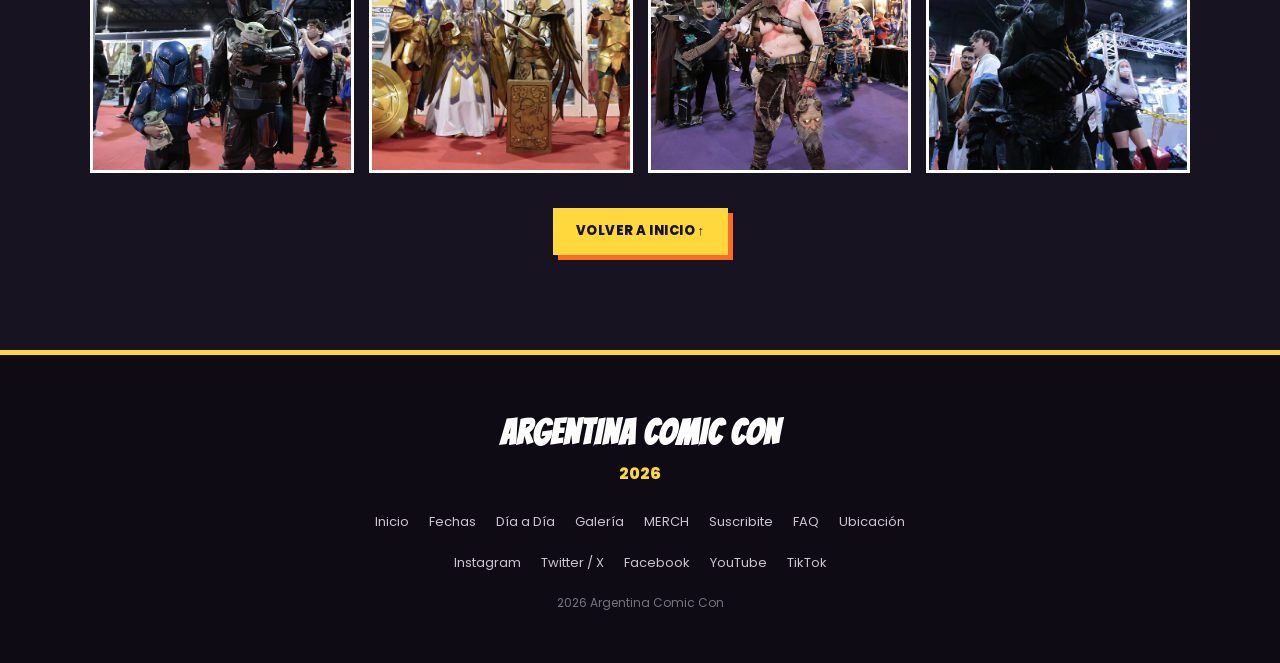
<file: galeria.html>
<!DOCTYPE html>
<html lang="es">

<head>
    <meta charset="UTF-8">
    <meta name="viewport" content="width=device-width, initial-scale=1.0">

    <title>Galería | Argentina Comic Con 2026</title>

    <link rel="preconnect" href="https://fonts.googleapis.com">
    <link rel="preconnect" href="https://fonts.gstatic.com" crossorigin>

    <link href="https://fonts.googleapis.com/css2?family=Bangers&family=Poppins:wght@300;400;500;600;700;800&display=swap" rel="stylesheet">

    <link rel="stylesheet" href="style.css">
</head>

<body>

    <!-- ENCABEZADO Y MENÚ -->

    <header class="header">

        <a href="index.html" class="logo">
            <span>ARGENTINA</span>
            <strong>COMIC CON</strong>
            <small>2026</small>
        </a>

        <nav class="nav">

            <a href="index.html">Inicio</a>

            <a href="fechas.html">Fechas</a>

            <a href="dia-a-dia.html">Día a Día</a>

            <a href="galeria.html">Galería</a>

            <a href="merch.html">MERCH</a>

            <a href="suscribite.html">Suscribite</a>

            <a href="faq.html">FAQ</a>

            <a href="ubicacion.html">Ubicación</a>

            <a href="fechas.html#tienda">ENTRADAS</a>

        </nav>

    </header>


    <main>

        <!-- GALERÍA DE IMÁGENES -->

        <section id="galeria" class="gallery section dark-section">

            <div class="section-title light-title">

                <h2 class="titulo-galeria-titulo animado">
                    GALERÍA
                    <strong>COMIC CON</strong>
                </h2>

            </div>


            <p class="section-intro light-text">
                Momentos, personajes y experiencias de la convención.
            </p>


            <div class="gallery-grid">

                <div class="gallery-item">
                    <img src="IMG/1.jpg" alt="Galería Comic Con 01">
                </div>

                <div class="gallery-item">
                    <img src="IMG/2.jpg" alt="Galería Comic Con 02">
                </div>

                <div class="gallery-item">
                    <img src="IMG/3.png" alt="Galería Comic Con 03">
                </div>

                <div class="gallery-item">
                    <img src="IMG/4.jpg" alt="Galería Comic Con 04">
                </div>

                <div class="gallery-item">
                    <img src="IMG/6.jpg" alt="Galería Comic Con 05">
                </div>

                <div class="gallery-item">
                    <img src="IMG/7.jpg" alt="Galería Comic Con 06">
                </div>

                <div class="gallery-item">
                    <img src="IMG/8.jpg" alt="Galería Comic Con 07">
                </div>

                <div class="gallery-item">
                    <img src="IMG/9.jpg" alt="Galería Comic Con 08">
                </div>

                <div class="gallery-item">
                    <img src="IMG/11.jpg" alt="Galería Comic Con 09">
                </div>

                <div class="gallery-item">
                    <img src="IMG/12.jpg" alt="Galería Comic Con 10">
                </div>

                <div class="gallery-item">
                    <img src="IMG/13.jpg" alt="Galería Comic Con 11">
                </div>

                <div class="gallery-item">
                    <img src="IMG/14.jpg" alt="Galería Comic Con 12">
                </div>

                <div class="gallery-item">
                    <img src="IMG/15.jpg" alt="Galería Comic Con 13">
                </div>

                <div class="gallery-item">
                    <img src="IMG/16.jpg" alt="Galería Comic Con 14">
                </div>

                <div class="gallery-item">
                    <img src="IMG/17.jpg" alt="Galería Comic Con 15">
                </div>

                <div class="gallery-item">
                    <img src="IMG/18.jpg" alt="Galería Comic Con 16">
                </div>

                <div class="gallery-item">
                    <img src="IMG/19.jpg" alt="Galería Comic Con 17">
                </div>

                <div class="gallery-item">
                    <img src="IMG/27.jpg" alt="Galería Comic Con 18">
                </div>

                <div class="gallery-item">
                    <img src="IMG/26.jpg" alt="Galería Comic Con 19">
                </div>

                <div class="gallery-item">
                    <img src="IMG/24.jpg" alt="Galería Comic Con 20">
                </div>

            </div>


            <a href="index.html" class="btn btn-back-top">
                VOLVER A INICIO ↑
            </a>

        </section>

    </main>


    <!-- PIE DE PÁGINA -->

    <footer class="footer">

        <div class="footer-logo">
            <strong>ARGENTINA COMIC CON</strong>
            <span>2026</span>
        </div>


        <div class="footer-links">

            <a href="index.html">Inicio</a>
            <a href="fechas.html">Fechas</a>
            <a href="dia-a-dia.html">Día a Día</a>
            <a href="galeria.html">Galería</a>
            <a href="merch.html">MERCH</a>
            <a href="suscribite.html">Suscribite</a>
            <a href="faq.html">FAQ</a>
            <a href="ubicacion.html">Ubicación</a>

        </div>


        <div class="socials">

            <a href="https://www.instagram.com/argcomiccon/?hl=es">Instagram</a>

            <a href="https://x.com/ArgComicCon">Twitter / X</a>

            <a href="https://www.facebook.com/argcomiccon/?locale=es_LA">Facebook</a>

            <a href="https://www.youtube.com/@ArgComicCon">YouTube</a>

            <a href="https://www.tiktok.com/@argcomiccon">TikTok</a>

        </div>


        <p class="copyright">
            2026 Argentina Comic Con
        </p>

    </footer>


    <!-- ANIMACIONES -->

    <script src="animaciones.js"></script>

</body>

</html>
</file>
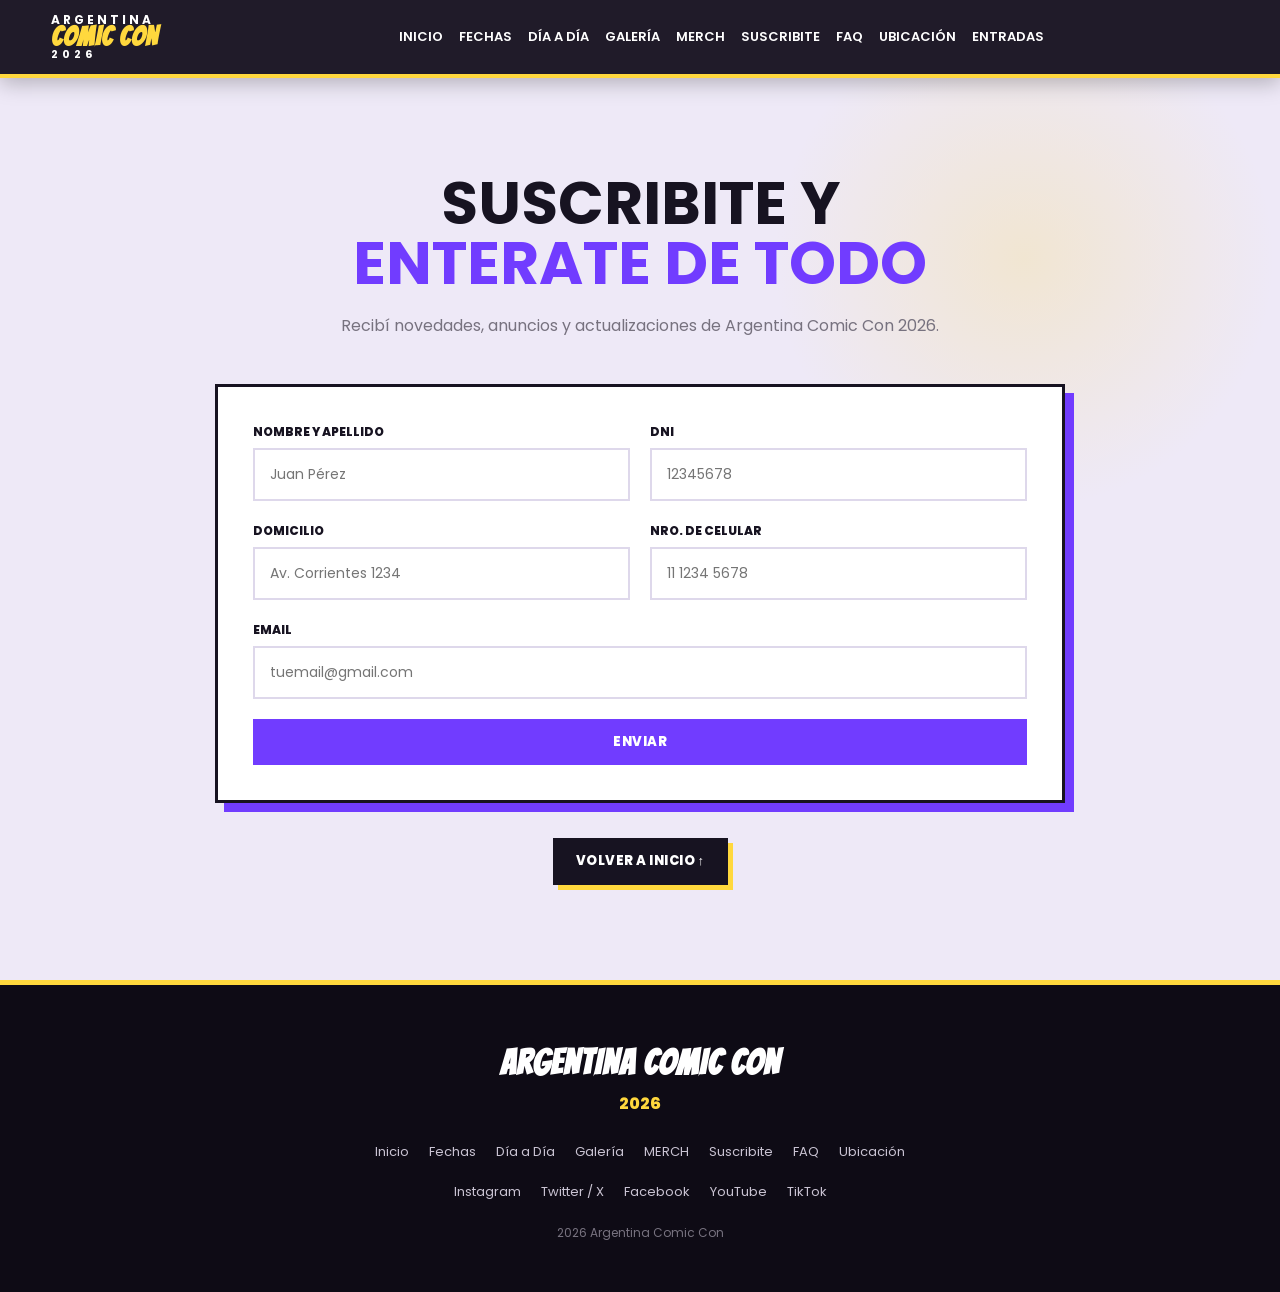
<file: suscribite.html>
<!DOCTYPE html>
<html lang="es">

<head>
    <meta charset="UTF-8">
    <meta name="viewport" content="width=device-width, initial-scale=1.0">

    <title>Suscribite | Argentina Comic Con 2026</title>

    <link rel="preconnect" href="https://fonts.googleapis.com">
    <link rel="preconnect" href="https://fonts.gstatic.com" crossorigin>

    <link href="https://fonts.googleapis.com/css2?family=Bangers&family=Poppins:wght@300;400;500;600;700;800&display=swap" rel="stylesheet">

    <link rel="stylesheet" href="style.css">
</head>

<body>

    <!-- ENCABEZADO Y MENÚ -->

    <header class="header">

        <a href="index.html" class="logo">
            <span>ARGENTINA</span>
            <strong>COMIC CON</strong>
            <small>2026</small>
        </a>

        <nav class="nav">

            <a href="index.html">Inicio</a>

            <a href="fechas.html">Fechas</a>

            <a href="dia-a-dia.html">Día a Día</a>

            <a href="galeria.html">Galería</a>

            <a href="merch.html">MERCH</a>

            <a href="suscribite.html">Suscribite</a>

            <a href="faq.html">FAQ</a>

            <a href="ubicacion.html">Ubicación</a>

            <a href="fechas.html#tienda">ENTRADAS</a>

        </nav>

    </header>


    <main>

        <!-- FORMULARIO DE SUSCRIPCIÓN -->

        <section id="suscribite" class="subscribe section">

            <div class="subscribe-content">

                <div class="section-title">

                    <h2>
                        SUSCRIBITE Y
                        <strong>ENTERATE DE TODO</strong>
                    </h2>

                </div>

                <p>
                    Recibí novedades, anuncios y actualizaciones
                    de Argentina Comic Con 2026.
                </p>

            </div>


            <form class="subscribe-form">

                <div class="form-group">

                    <label for="nombre">
                        Nombre y apellido
                    </label>

                    <input
                        type="text"
                        id="nombre"
                        name="nombre"
                        placeholder="Juan Pérez"
                    >

                </div>


                <div class="form-group">

                    <label for="dni">
                        DNI
                    </label>

                    <input
                        type="text"
                        id="dni"
                        name="dni"
                        placeholder="12345678"
                    >

                </div>


                <div class="form-group">

                    <label for="domicilio">
                        Domicilio
                    </label>

                    <input
                        type="text"
                        id="domicilio"
                        name="domicilio"
                        placeholder="Av. Corrientes 1234"
                    >

                </div>


                <div class="form-group">

                    <label for="celular">
                        Nro. de celular
                    </label>

                    <input
                        type="tel"
                        id="celular"
                        name="celular"
                        placeholder="11 1234 5678"
                    >

                </div>


                <div class="form-group full-width">

                    <label for="email">
                        Email
                    </label>

                    <input
                        type="email"
                        id="email"
                        name="email"
                        placeholder="tuemail@gmail.com"
                    >

                </div>


                <button type="submit" class="btn btn-submit">
                    ENVIAR
                </button>

            </form>


            <a href="index.html" class="btn btn-back-top">
                VOLVER A INICIO ↑
            </a>

        </section>

    </main>


    <!-- PIE DE PÁGINA -->

    <footer class="footer">

        <div class="footer-logo">
            <strong>ARGENTINA COMIC CON</strong>
            <span>2026</span>
        </div>


        <div class="footer-links">

            <a href="index.html">Inicio</a>
            <a href="fechas.html">Fechas</a>
            <a href="dia-a-dia.html">Día a Día</a>
            <a href="galeria.html">Galería</a>
            <a href="merch.html">MERCH</a>
            <a href="suscribite.html">Suscribite</a>
            <a href="faq.html">FAQ</a>
            <a href="ubicacion.html">Ubicación</a>

        </div>


        <div class="socials">

            <a href="https://www.instagram.com/argcomiccon/?hl=es">Instagram</a>

            <a href="https://x.com/ArgComicCon">Twitter / X</a>

            <a href="https://www.facebook.com/argcomiccon/?locale=es_LA">Facebook</a>

            <a href="https://www.youtube.com/@ArgComicCon">YouTube</a>

            <a href="https://www.tiktok.com/@argcomiccon">TikTok</a>

        </div>


        <p class="copyright">
            2026 Argentina Comic Con
        </p>

    </footer>


    <!-- ANIMACIONES -->

    <script src="animaciones.js"></script>

</body>

</html>
</file>
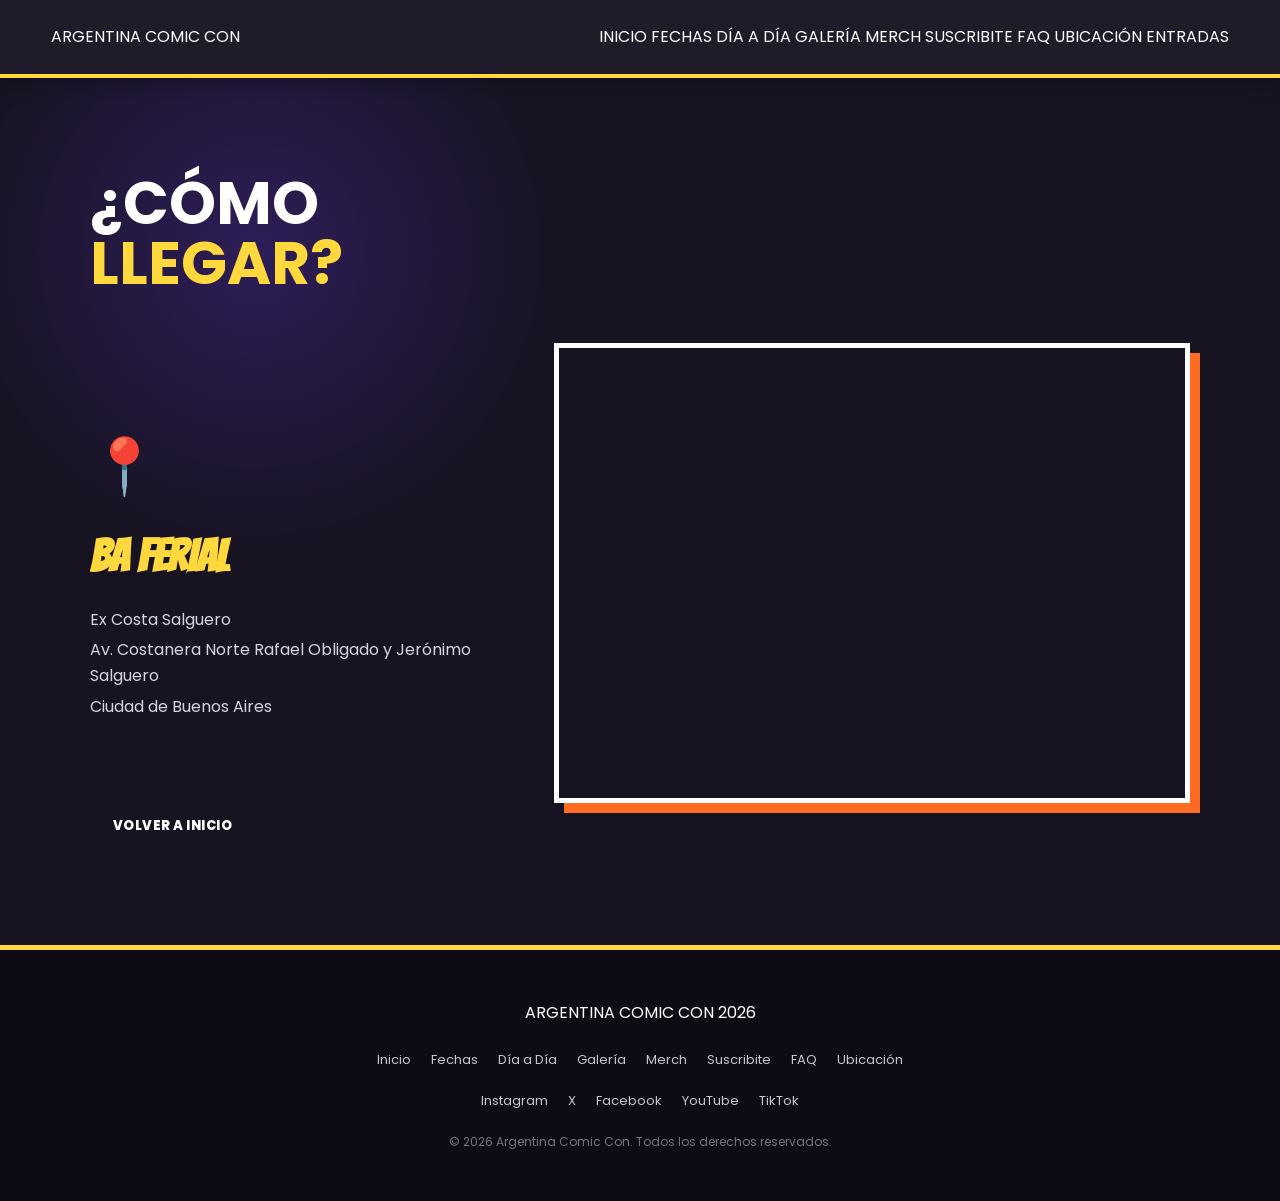
<file: ubicacion.html>
<!DOCTYPE html>
<html lang="es">

<head>
    <meta charset="UTF-8">
    <meta name="viewport" content="width=device-width, initial-scale=1.0">

    <title>Ubicación | Argentina Comic Con 2026</title>

    <link rel="preconnect" href="https://fonts.googleapis.com">
    <link rel="preconnect" href="https://fonts.gstatic.com" crossorigin>

    <link href="https://fonts.googleapis.com/css2?family=Bangers&family=Poppins:wght@300;400;500;600;700;800&display=swap" rel="stylesheet">

    <link rel="stylesheet" href="style.css">
</head>

<body>

    <!-- HEADER -->

    <header class="header">

        <div class="logo">
            <a href="index.html">ARGENTINA COMIC CON</a>
        </div>

        <nav class="navbar">
            <a href="index.html">INICIO</a>
            <a href="fechas.html">FECHAS</a>
            <a href="dia-a-dia.html">DÍA A DÍA</a>
            <a href="galeria.html">GALERÍA</a>
            <a href="merch.html">MERCH</a>
            <a href="suscribite.html">SUSCRIBITE</a>
            <a href="faq.html">FAQ</a>
            <a href="ubicacion.html">UBICACIÓN</a>
            <a href="fechas.html#tienda" class="btn-entradas">ENTRADAS</a>
        </nav>

    </header>


    <!-- UBICACIÓN -->

    <section class="location section dark-section">

        <div class="section-title light-title">

            <h2>
                ¿CÓMO <strong>LLEGAR?</strong>
            </h2>

        </div>

        <div class="location-grid">

            <div class="location-info">

                <div class="location-icon">
                    📍
                </div>

                <h3>BA FERIAL</h3>

                <p>
                    Ex Costa Salguero
                </p>

                <p>
                    Av. Costanera Norte Rafael Obligado y Jerónimo Salguero
                </p>

                <p>
                    Ciudad de Buenos Aires
                </p>

            </div>


            <div class="map-container">

                <iframe
                    src="https://www.google.com/maps?q=Centro%20Costa%20Salguero%20Buenos%20Aires&output=embed"
                    width="100%"
                    height="450"
                    style="border:0;"
                    allowfullscreen=""
                    loading="lazy"
                    title="Mapa BA Ferial">
                </iframe>

            </div>

        </div>

        <div class="volver-inicio">
            <a href="index.html" class="btn">
                VOLVER A INICIO
            </a>
        </div>

    </section>


    <!-- FOOTER -->

    <footer class="footer">

        <div class="footer-logo">
            ARGENTINA COMIC CON 2026
        </div>

        <div class="footer-links">
            <a href="index.html">Inicio</a>
            <a href="fechas.html">Fechas</a>
            <a href="dia-a-dia.html">Día a Día</a>
            <a href="galeria.html">Galería</a>
            <a href="merch.html">Merch</a>
            <a href="suscribite.html">Suscribite</a>
            <a href="faq.html">FAQ</a>
            <a href="ubicacion.html">Ubicación</a>
        </div>

        <div class="socials">
            <a href="https://www.instagram.com/" target="_blank">Instagram</a>
            <a href="https://x.com/" target="_blank">X</a>
            <a href="https://www.facebook.com/" target="_blank">Facebook</a>
            <a href="https://www.youtube.com/" target="_blank">YouTube</a>
            <a href="https://www.tiktok.com/" target="_blank">TikTok</a>
        </div>

        <div class="copyright">
            © 2026 Argentina Comic Con. Todos los derechos reservados.
        </div>

    </footer>


    <script src="animaciones.js"></script>

</body>

</html>
</file>
<file: style.css>
* {
    margin: 0;
    padding: 0;
    box-sizing: border-box;
}

html {
    overflow-x: hidden;
    scroll-behavior: smooth;
}

body {
    overflow-x: hidden;
    font-family: "Poppins", sans-serif;
    background: #f5f2ff;
    color: #171321;
    line-height: 1.6;
}

img {
    max-width: 100%;
    display: block;
}

a {
    text-decoration: none;
    color: inherit;
}

button,
input {
    font-family: inherit;
}




:root {
    --purple: #713cff;
    --dark-purple: #241044;
    --orange: #ff6b21;
    --yellow: #ffd83d;
    --blue: #20a8ff;
    --pink: #ff3f91;
    --dark: #171321;
    --white: #ffffff;
    --light: #f5f2ff;
    --gray: #77727f;
    --border: #ded8eb;
}




.header {
    position: sticky;
    top: 0;
    z-index: 1000;

    width: 100%;
    min-height: 78px;

    display: flex;
    align-items: center;
    justify-content: space-between;
    gap: 18px;
    flex-wrap: nowrap;

    padding: 12px 4%;

    background: rgba(23, 19, 33, 0.96);
    color: var(--white);

    border-bottom: 4px solid var(--yellow);
    box-shadow: 0 5px 20px rgba(0, 0, 0, 0.25);
}




.logo {
    flex: 0 0 auto;
    display: flex;
    flex-direction: column;
    line-height: 0.9;
    min-width: 145px;
}

.logo span {
    font-size: 12px;
    font-weight: 700;
    letter-spacing: 3px;
}

.logo strong {
    font-family: "Bangers", cursive;
    font-size: 27px;
    letter-spacing: 1px;
    color: var(--yellow);
}

.logo small {
    font-size: 11px;
    font-weight: 700;
    letter-spacing: 4px;
}




.nav {
    flex: 1 1 auto;
    min-width: 0;
    display: flex;
    align-items: center;
    justify-content: center;
    gap: clamp(10px, 1.25vw, 22px);
    flex-wrap: nowrap;
}

.nav a {
    position: relative;

    font-size: 13px;
    font-weight: 600;
    text-transform: uppercase;

    transition: 0.25s ease;
}

.nav a::after {
    content: "";
    position: absolute;
    left: 0;
    bottom: -6px;

    width: 0;
    height: 3px;

    background: var(--yellow);

    transition: 0.25s ease;
}

.nav a:hover {
    color: var(--yellow);
}

.nav a:hover::after {
    width: 100%;
}




.btn {
    display: inline-flex;
    align-items: center;
    justify-content: center;

    padding: 13px 23px;

    border: none;
    cursor: pointer;

    font-size: 13px;
    font-weight: 800;
    letter-spacing: 0.5px;

    text-transform: uppercase;

    transition: 0.25s ease;
}

.btn-header {
    flex: 0 0 auto;
    white-space: nowrap;
    background: var(--orange);
    color: white;

    transform: skew(-8deg);
}

.btn-header:hover {
    background: var(--yellow);
    color: var(--dark);
    transform: skew(-8deg) translateY(-3px);
}

.btn-primary {
    background: var(--yellow);
    color: var(--dark);
    box-shadow: 5px 5px 0 var(--dark);
}

.btn-primary:hover {
    transform: translate(-3px, -3px);
    box-shadow: 8px 8px 0 var(--dark);
}

.btn-secondary {
    background: transparent;
    color: white;
    border: 2px solid white;
}

.btn-secondary:hover {
    background: white;
    color: var(--dark);
}




.hero {
    position: relative;
    min-height: 680px;

    display: flex;
    align-items: center;

    overflow: hidden;

    background:
        radial-gradient(circle at 75% 30%, rgba(255, 216, 61, 0.25), transparent 22%),
        radial-gradient(circle at 90% 80%, rgba(255, 63, 145, 0.35), transparent 28%),
        linear-gradient(135deg, #251044 0%, #4a1b86 50%, #151022 100%);
}

.hero::before {
    content: "WOW!";
    position: absolute;
    right: 5%;
    top: 12%;

    font-family: "Bangers", cursive;
    font-size: clamp(90px, 15vw, 230px);

    color: rgba(255, 216, 61, 0.08);

    transform: rotate(-10deg);
}

.hero-overlay {
    position: absolute;
    inset: 0;

    background:
        repeating-linear-gradient(
            135deg,
            transparent,
            transparent 18px,
            rgba(255, 255, 255, 0.025) 19px,
            rgba(255, 255, 255, 0.025) 20px
        );
}

.hero-content {
    position: relative;
    z-index: 2;

    width: min(900px, 90%);

    margin: 0 auto;
    padding: 90px 0;
}

.eyebrow {
    margin-bottom: 15px;

    color: var(--yellow);

    font-size: 14px;
    font-weight: 800;
    letter-spacing: 3px;
}

.hero h1 {
    font-family: "Bangers", cursive;

    font-size: clamp(75px, 12vw, 150px);
    line-height: 0.78;

    color: white;

    text-shadow:
        7px 7px 0 var(--dark),
        12px 12px 0 rgba(255, 107, 33, 0.7);

    transform: rotate(-2deg);
}

.hero h1 span {
    display: block;
    color: var(--yellow);
}

.hero-date {
    margin-top: 35px;

    font-size: clamp(20px, 3vw, 34px);
    font-weight: 800;

    color: white;
}

.hero-location {
    margin-top: 5px;

    color: #d9d1eb;

    font-size: 14px;
    font-weight: 600;
    letter-spacing: 1px;
}

.hero-buttons {
    display: flex;
    gap: 18px;
    margin-top: 35px;
    flex-wrap: wrap;
}

.comic-burst {
    position: absolute;
    right: 10%;
    bottom: 12%;

    width: 150px;
    height: 150px;

    display: flex;
    align-items: center;
    justify-content: center;

    background: var(--orange);
    color: white;

    font-family: "Bangers", cursive;
    font-size: 38px;
    letter-spacing: 2px;

    clip-path: polygon(
        50% 0%,
        61% 16%,
        79% 7%,
        82% 26%,
        100% 27%,
        89% 45%,
        100% 60%,
        80% 65%,
        83% 86%,
        63% 80%,
        50% 100%,
        38% 82%,
        18% 91%,
        20% 69%,
        0% 63%,
        13% 47%,
        2% 30%,
        22% 27%,
        24% 7%,
        42% 17%
    );

    transform: rotate(12deg);
}




.section {
    padding: 95px 7%;
}
.section {
    scroll-margin-top: 95px;
}

.btn-back-top {
    display: flex;
    width: max-content;
    margin: 35px auto 0;
    background: var(--dark);
    color: var(--white);
    box-shadow: 5px 5px 0 var(--yellow);
}

.btn-back-top:hover {
    background: var(--purple);
    color: var(--white);
    transform: translateY(-3px);
}

.dark-section .btn-back-top {
    background: var(--yellow);
    color: var(--dark);
    box-shadow: 5px 5px 0 var(--orange);
}

.dark-section .btn-back-top:hover {
    background: var(--orange);
    color: var(--white);
}


.section-title {
    margin-bottom: 50px;
}

.section-title > span {
    display: block;

    margin-bottom: 4px;

    color: var(--purple);

    font-size: 13px;
    font-weight: 800;
    letter-spacing: 3px;
}

.section-title h2 {
    font-size: clamp(35px, 5vw, 60px);
    line-height: 1;
    text-transform: uppercase;
}

.section-title h2 strong {
    display: block;
    color: var(--purple);
}

.light-title > span {
    color: var(--yellow);
}

.light-title h2 {
    color: white;
}

.light-title h2 strong {
    color: var(--yellow);
}

.section-intro {
    max-width: 700px;
    margin: -25px auto 50px;

    text-align: center;

    color: var(--gray);
}

.light-text {
    color: #d6d0df;
}




.intro {
    background: var(--light);
}

.intro-grid {
    display: grid;
    grid-template-columns: repeat(4, minmax(0, 1fr));
    gap: 22px;
}

.info-card {
    position: relative;

    min-height: 290px;

    padding: 30px;

    overflow: hidden;

    color: white;

    box-shadow: 8px 8px 0 var(--dark);

    transition: 0.3s ease;
}

.info-card:hover {
    transform: translateY(-8px) rotate(-1deg);
}

.card-purple {
    background: var(--purple);
}

.card-orange {
    background: var(--orange);
}

.card-blue {
    background: var(--blue);
}

.card-pink {
    background: var(--pink);
}

.card-number {
    font-family: "Bangers", cursive;
    font-size: 35px;
}

.info-card h3 {
    margin: 20px 0 12px;

    font-family: "Bangers", cursive;
    font-size: 30px;
    letter-spacing: 1px;
}

.info-card p {
    font-size: 14px;
}

.card-icon {
    position: absolute;
    right: 20px;
    bottom: 5px;

    font-size: 80px;
    opacity: 0.18;
}




.dark-section {
    background:
        radial-gradient(circle at 20% 20%, rgba(113, 60, 255, 0.25), transparent 25%),
        var(--dark);
}

.dates-grid {
    display: grid;
    grid-template-columns: repeat(3, minmax(0, 1fr));
    gap: 25px;
}

.date-card {
    background: white;
    color: var(--dark);

    border-top: 7px solid var(--purple);

    box-shadow: 8px 8px 0 rgba(255, 216, 61, 0.8);

    transition: 0.3s ease;
}

.date-card:hover {
    transform: translateY(-7px);
}

.featured-date {
    transform: translateY(-15px);
    border-top-color: var(--orange);
}

.featured-date:hover {
    transform: translateY(-22px);
}

.date-top {
    display: flex;
    justify-content: space-between;
    align-items: center;

    padding: 22px 25px;

    background: #f1edf8;
}

.date-top span {
    font-size: 13px;
    font-weight: 800;
    letter-spacing: 2px;
}

.date-top strong {
    font-family: "Bangers", cursive;
    font-size: 60px;
    line-height: 0.8;
}

.date-content {
    padding: 25px;
}

.date-content h3 {
    color: var(--purple);

    font-family: "Bangers", cursive;
    font-size: 35px;
}

.time {
    margin: 5px 0 15px;

    font-weight: 800;
}

.date-content > p:not(.time) {
    min-height: 90px;

    color: var(--gray);

    font-size: 14px;
}

.price {
    display: block;

    margin: 20px 0;

    color: var(--orange);

    font-size: 20px;
    font-weight: 800;
}

.btn-buy {
    width: 100%;

    background: var(--dark);
    color: white;
}

.btn-buy:hover {
    background: var(--purple);
}




.schedule {
    background: white;
}

.schedule-list {
    max-width: 1000px;
    margin: auto;
}

.schedule-day {
    margin-bottom: 45px;

    border: 2px solid var(--border);

    background: white;

    box-shadow: 8px 8px 0 #e8e2f1;
}

.day-heading {
    display: flex;
    align-items: center;
    gap: 25px;

    padding: 25px 30px;

    color: white;
}

.day-heading span {
    font-family: "Bangers", cursive;
    font-size: 70px;
    line-height: 0.8;
}

.day-heading small {
    font-size: 12px;
    font-weight: 800;
    letter-spacing: 3px;
}

.day-heading h3 {
    font-family: "Bangers", cursive;
    font-size: 35px;
    letter-spacing: 1px;
}

.day-heading.purple {
    background: var(--purple);
}

.day-heading.orange {
    background: var(--orange);
}

.day-heading.blue {
    background: var(--blue);
}

.events {
    padding: 10px 30px;
}

.event {
    display: grid;
    grid-template-columns: 100px 1fr;
    gap: 25px;

    padding: 23px 0;

    border-bottom: 1px solid var(--border);
}

.event:last-child {
    border-bottom: none;
}

.event time {
    color: var(--purple);

    font-size: 18px;
    font-weight: 800;
}

.event h4 {
    margin-bottom: 3px;

    font-size: 17px;
}

.event p {
    color: var(--gray);
    font-size: 14px;
}

.academic-note {
    max-width: 1000px;
    margin: 35px auto 0;

    color: var(--gray);

    font-size: 12px;
    font-style: italic;
    text-align: center;
}




.gallery {
    overflow: hidden;
}

.gallery-grid {
    display: grid;
    grid-template-columns: repeat(4, minmax(0, 1fr));
    gap: 15px;
}

.gallery-item {
    position: relative;

    aspect-ratio: 1 / 1;

    overflow: hidden;

    background: #312b3b;

    border: 3px solid white;

    transition: 0.3s ease;
}

.gallery-item img {
    width: 100%;
    height: 100%;

    object-fit: cover;

    transition: 0.4s ease;
}

.gallery-item:hover img {
    transform: scale(1.1);
}

.gallery-item:hover {
    transform: rotate(-2deg);
}

.gallery-item span {
    position: absolute;
    right: 8px;
    bottom: 5px;

    font-family: "Bangers", cursive;
    font-size: 25px;

    color: white;

    text-shadow: 2px 2px 0 var(--dark);
}




.subscribe {
    background:
        radial-gradient(circle at 80% 20%, rgba(255, 216, 61, 0.2), transparent 20%),
        #eee9f7;
}

.subscribe-content {
    max-width: 850px;
    margin: auto;
    text-align: center;
}

.subscribe-content .section-title {
    margin-bottom: 20px;
}

.subscribe-content p {
    color: var(--gray);
}

.subscribe-form {
    max-width: 850px;
    margin: 45px auto 0;

    display: grid;
    grid-template-columns: repeat(2, minmax(0, 1fr));
    gap: 20px;

    padding: 35px;

    background: white;

    border: 3px solid var(--dark);

    box-shadow: 9px 9px 0 var(--purple);
}

.form-group {
    display: flex;
    flex-direction: column;
    gap: 7px;
}

.form-group.full-width {
    grid-column: 1 / -1;
}

.form-group label {
    font-size: 12px;
    font-weight: 800;
    text-transform: uppercase;
}

.form-group input {
    width: 100%;

    padding: 14px 15px;

    border: 2px solid var(--border);
    outline: none;

    font-size: 14px;

    transition: 0.2s ease;
}

.form-group input:focus {
    border-color: var(--purple);
    box-shadow: 3px 3px 0 rgba(113, 60, 255, 0.2);
}

.btn-submit {
    grid-column: 1 / -1;

    background: var(--purple);
    color: white;
}

.btn-submit:hover {
    background: var(--orange);
    transform: translateY(-3px);
}




.faq {
    background: white;
}

.faq-list {
    max-width: 900px;
    margin: auto;
}

.faq details {
    margin-bottom: 15px;

    border: 2px solid var(--border);

    background: #faf9fd;

    transition: 0.2s ease;
}

.faq details[open] {
    border-color: var(--purple);
}

.faq summary {
    display: flex;
    align-items: center;
    justify-content: space-between;

    padding: 20px 25px;

    cursor: pointer;

    font-weight: 700;

    list-style: none;
}

.faq summary::-webkit-details-marker {
    display: none;
}

.faq summary span {
    color: var(--purple);

    font-size: 25px;
    font-weight: 400;

    transition: 0.2s ease;
}

.faq details[open] summary span {
    transform: rotate(45deg);
}

.faq details p {
    padding: 0 25px 22px;

    color: var(--gray);

    font-size: 14px;
}




.location {
    color: white;
}

.location-grid {
    display: grid;
    grid-template-columns: 0.8fr 1.2fr;
    gap: 40px;

    max-width: 1100px;
    margin: auto;
}

.location-info {
    display: flex;
    flex-direction: column;
    align-items: flex-start;
    justify-content: center;
}

.location-icon {
    margin-bottom: 10px;

    font-size: 55px;
}

.location-info h3 {
    margin-bottom: 15px;

    font-family: "Bangers", cursive;
    font-size: 45px;
    color: var(--yellow);
}

.location-info p {
    margin-bottom: 5px;

    color: #d9d3e3;
}

.btn-location {
    margin-top: 25px;

    background: var(--yellow);
    color: var(--dark);
}

.btn-location:hover {
    background: var(--orange);
    color: white;
}

.map-container {
    min-height: 450px;

    overflow: hidden;

    border: 5px solid white;

    box-shadow: 10px 10px 0 var(--orange);
}

.map-container iframe {
    display: block;
}




.footer {
    padding: 50px 7%;

    background: #0e0b15;
    color: white;

    text-align: center;

    border-top: 5px solid var(--yellow);
}

.footer-logo {
    display: flex;
    flex-direction: column;
    align-items: center;

    margin-bottom: 25px;
}

.footer-logo strong {
    font-family: "Bangers", cursive;
    font-size: 35px;
    letter-spacing: 1px;
}

.footer-logo span {
    color: var(--yellow);
    font-weight: 800;
}

.footer-links,
.socials {
    display: flex;
    justify-content: center;
    flex-wrap: wrap;
    gap: 20px;

    margin-bottom: 20px;
}

.footer-links a,
.socials a {
    color: #c9c3d2;

    font-size: 13px;

    transition: 0.2s ease;
}

.footer-links a:hover,
.socials a:hover {
    color: var(--yellow);
}

.copyright {
    color: #77727f;
    font-size: 12px;
}




@media (max-width: 1100px) {

    .header {
        gap: 12px;
        padding-left: 3%;
        padding-right: 3%;
    }

    .nav {
        gap: 10px;
    }

    .intro-grid {
        grid-template-columns: repeat(2, minmax(0, 1fr));
    }

    .gallery-grid {
        grid-template-columns: repeat(3, minmax(0, 1fr));
    }
}


@media (max-width: 850px) {

    .dates-grid {
        grid-template-columns: 1fr;
    }

    .featured-date {
        transform: none;
    }

    .featured-date:hover {
        transform: translateY(-7px);
    }

    .location-grid {
        grid-template-columns: 1fr;
    }

    .comic-burst {
        right: 5%;
        opacity: 0.6;
    }

    .gallery-grid {
        grid-template-columns: repeat(2, minmax(0, 1fr));
    }
}


@media (max-width: 650px) {

    .header {
        flex-wrap: wrap;
        justify-content: center;
        gap: 12px 18px;
    }

    .logo {
        width: 100%;
        align-items: center;
    }

    .nav {
        flex: 0 0 100%;
        justify-content: center;
        flex-wrap: wrap;
        gap: 10px 16px;
    }

    .section {
        scroll-margin-top: 145px;
    }

    .header {
        padding: 15px 5%;
    }

    .logo {
        min-width: auto;
    }

    .logo strong {
        font-size: 22px;
    }

    .btn-header {
        display: none;
    }

    .nav {
        gap: 12px 18px;
    }

    .nav a {
        font-size: 11px;
    }

    .hero {
        min-height: 600px;
    }

    .hero-content {
        padding: 70px 0;
    }

    .hero h1 {
        font-size: clamp(65px, 20vw, 105px);
    }

    .hero-date {
        font-size: 21px;
    }

    .hero-location {
        font-size: 11px;
    }

    .hero-buttons {
        flex-direction: column;
        align-items: stretch;
    }

    .comic-burst {
        width: 100px;
        height: 100px;

        font-size: 25px;

        right: 4%;
        bottom: 7%;
    }

    .section {
        padding: 70px 6%;
    }

    .section-title {
        margin-bottom: 35px;
    }

    .section-title h2 {
        font-size: 38px;
    }

    .intro-grid {
        grid-template-columns: 1fr;
    }

    .info-card {
        min-height: 240px;
    }

    .day-heading {
        padding: 20px;
        gap: 15px;
    }

    .day-heading span {
        font-size: 55px;
    }

    .day-heading h3 {
        font-size: 28px;
    }

    .events {
        padding: 10px 20px;
    }

    .event {
        grid-template-columns: 70px 1fr;
        gap: 15px;
    }

    .event time {
        font-size: 15px;
    }

    .event h4 {
        font-size: 15px;
    }

    .event p {
        font-size: 13px;
    }

    .gallery-grid {
        grid-template-columns: repeat(2, minmax(0, 1fr));
        gap: 8px;
    }

    .subscribe-form {
        grid-template-columns: 1fr;
        padding: 25px;
    }

    .form-group.full-width,
    .btn-submit {
        grid-column: auto;
    }

    .location-info {
        align-items: center;
        text-align: center;
    }

    .map-container {
        min-height: 300px;
    }

    .map-container iframe {
        height: 300px;
    }
}


@media (max-width: 400px) {

    .nav {
        gap: 9px 13px;
    }

    .nav a {
        font-size: 10px;
    }

    .hero h1 {
        font-size: 62px;
    }

    .gallery-grid {
        grid-template-columns: 1fr 1fr;
    }
}


/* TIENDA INTEGRADA - ENTRADAS Y MERCH */
.tienda { padding: 90px 7%; background: var(--dark); color: var(--white); scroll-margin-top: 95px; }
.tienda-encabezado { max-width: 760px; margin: 0 auto 45px; text-align: center; }
.etiqueta-seccion { color: var(--orange); font-family: "Bangers", cursive; font-size: 22px; letter-spacing: 2px; }
.tienda-encabezado h2, .checkout-heading h2 { margin: 8px 0 12px; color: var(--yellow); font-family: "Bangers", cursive; font-size: clamp(38px, 5vw, 60px); }
.tienda-encabezado p { color: #ded8eb; }
.entradas-contenedor, .productos-grid { display: grid; grid-template-columns: repeat(2, minmax(0, 1fr)); gap: 28px; max-width: 1100px; margin: auto; }
.entrada-card, .producto-card { overflow: hidden; background: #241044; border: 2px solid var(--purple); box-shadow: 7px 7px 0 rgba(255,216,61,.25); }
.entrada-card { position: relative; }
.entrada-ilustracion { height: 270px; position: relative; display: flex; align-items: center; justify-content: center; overflow: hidden; }
.anime-comun { background: radial-gradient(circle, var(--blue), transparent 35%), repeating-conic-gradient(var(--purple) 0deg 12deg, #241044 12deg 24deg); }
.anime-gold { background: radial-gradient(circle, #f4d27a, transparent 35%), repeating-conic-gradient(#8f6a23 0deg 12deg, #171321 12deg 24deg); }
.anime-etiqueta, .anime-efecto { position: absolute; z-index: 2; font-family: "Bangers", cursive; }
.anime-etiqueta { top: 18px; left: 18px; padding: 7px 13px; background: var(--yellow); color: var(--dark); transform: rotate(-5deg); }
.anime-efecto { top: 65px; right: 18px; color: white; font-size: 42px; text-shadow: 3px 3px var(--pink); }
.anime-personaje { width: 125px; height: 160px; display: grid; place-items: center; background: linear-gradient(145deg,var(--pink),var(--purple),var(--blue)); clip-path: polygon(50% 0,85% 20%,100% 60%,75% 100%,25% 100%,0 60%,15% 20%); }
.anime-personaje span { color: white; font-size: 55px; }
.personaje-gold { background: linear-gradient(145deg,#fff1b8,#d6ad55,#8f6a23); }
.personaje-gold span { color: #171321; }
.anime-texto { position: absolute; bottom: 15px; width: 100%; text-align: center; color: white; font-family: "Bangers", cursive; font-size: 24px; text-shadow: 2px 2px #171321; }
.entrada-info, .producto-info { padding: 26px; color: white; }
.entrada-tipo { color: var(--yellow); font-family: "Bangers", cursive; font-size: 20px; }
.entrada-info h3, .producto-info h3 { margin: 8px 0; color: white; font-family: "Bangers", cursive; font-size: 34px; }
.entrada-descripcion, .producto-info p { color: #e3deec; }
.entrada-info ul { margin: 18px 0; list-style: none; }
.entrada-info li { margin: 8px 0; }
.entrada-info li::before { content: "✦ "; color: var(--yellow); }
.entrada-precio, .producto-info strong { display: block; margin: 18px 0; color: var(--yellow); font-family: "Bangers", cursive; font-size: 36px; }
.btn-entrada { display: block; width: 100%; padding: 13px 16px; border: 0; background: var(--purple); color: white; text-align: center; font-family: "Bangers", cursive; font-size: 21px; letter-spacing: 1px; cursor: pointer; transition: .2s ease; }
.btn-entrada:hover { background: var(--orange); transform: translateY(-2px); }
.entrada-gold { border-color: #d6ad55; background: #171321; }
.gold-destacado { padding: 10px; background: linear-gradient(90deg,#8f6a23,#f4d27a,#8f6a23); color: #171321; text-align: center; font-family: "Bangers", cursive; letter-spacing: 2px; }
.gold-texto { color: #f4d27a !important; }
.btn-gold { background: linear-gradient(90deg,#8f6a23,#f4d27a,#8f6a23); color: #171321; }
.merch-heading { margin-top: 85px; }
.productos-grid { grid-template-columns: repeat(3, minmax(0,1fr)); }
.producto-card { border-color: var(--orange); }
.producto-arte { height: 210px; display: grid; place-items: center; background: radial-gradient(circle at center, #713cff, #241044); color: var(--yellow); font-family: "Bangers", cursive; font-size: 60px; text-align: center; text-shadow: 4px 4px #171321; }
.producto-taza { background: linear-gradient(135deg,#20a8ff,#241044); }
.producto-tote { background: linear-gradient(135deg,#ff3f91,#713cff); }
.checkout, .historial { max-width: 1100px; margin: 85px auto 0; padding: 35px; background: #211b2e; border: 2px solid var(--yellow); }
.checkout-heading { margin-bottom: 28px; text-align: center; }
.checkout-heading p:last-child { color: #ded8eb; }
.checkout-grid { display: grid; grid-template-columns: 1fr 1fr; gap: 25px; }
.carrito-panel, .compra-form { padding: 24px; background: #fff; color: var(--dark); }
.carrito-panel h3, .compra-form h3 { margin-bottom: 18px; font-family: "Bangers", cursive; font-size: 30px; }
.carrito-item, .historial-item { display: flex; justify-content: space-between; gap: 12px; align-items: center; padding: 12px 0; border-bottom: 1px solid var(--border); }
.carrito-item button { border: 0; background: none; color: #b42318; cursor: pointer; }
.carrito-total { margin: 20px 0; font-size: 20px; font-weight: 800; }
.vaciar-carrito { margin-top: 10px; background: var(--dark); }
.compra-form { display: flex; flex-direction: column; gap: 9px; }
.compra-form label { font-size: 12px; font-weight: 800; text-transform: uppercase; }
.compra-form input, .compra-form select { width: 100%; padding: 12px; border: 2px solid var(--border); font: inherit; }
.aviso-demo { margin: 8px 0; color: #6b6475; font-size: 12px; }
#mensaje-compra { color: #176b36; font-weight: 700; }
.historial { margin-top: 35px; }
.historial-item { color: white; border-color: rgba(255,255,255,.2); }
.historial-item p, .historial-item small { display: block; color: #ded8eb; font-size: 12px; }
@media (max-width: 850px) { .entradas-contenedor, .checkout-grid { grid-template-columns: 1fr; } .entradas-contenedor { max-width: 560px; } .productos-grid { grid-template-columns: repeat(2,minmax(0,1fr)); } }
@media (max-width: 600px) { .tienda { padding: 65px 5%; } .productos-grid { grid-template-columns: 1fr; } .checkout, .historial { padding: 18px; margin-top: 55px; } .entrada-ilustracion { height: 240px; } .entrada-info, .producto-info { padding: 20px; } .carrito-item, .historial-item { align-items: flex-start; flex-direction: column; } }

/* MERCH: pagina independiente de la tienda */
.shop-page { background:#171321; color:#fff; }
.nav .nav-merch { color:var(--yellow); font-weight:800; }
.shop-hero { position:relative; overflow:hidden; padding:70px 6% 55px; text-align:center; background:radial-gradient(circle at 18% 20%,#ff6b21 0,transparent 22%),radial-gradient(circle at 80% 15%,#ff3f91 0,transparent 24%),repeating-conic-gradient(from 15deg,#35115d 0deg 9deg,#241044 9deg 18deg); border-bottom:5px solid var(--yellow); }
.shop-hero h1 { margin:6px 0; font:clamp(56px,9vw,100px)/.95 Bangers,cursive; color:#fff; text-shadow:5px 5px var(--purple); }
.shop-hero h1 span { color:var(--yellow); } .shop-hero>p:last-of-type { color:#f0e9ff; font-size:18px; }
.shop-comic-burst { position:absolute; right:10%; top:30px; padding:18px; background:var(--yellow); color:#171321; font:38px Bangers,cursive; clip-path:polygon(50% 0,62% 20%,85% 5%,83% 30%,100% 42%,80% 55%,95% 80%,65% 75%,50% 100%,35% 75%,5% 85%,20% 55%,0 40%,25% 25%); transform:rotate(12deg); }
.shop-main { padding:45px 5% 75px; background:linear-gradient(135deg,#241044,#171321 60%,#35115d); }
.shop-products { display:grid; grid-template-columns:repeat(3,minmax(0,1fr)); gap:24px; max-width:1200px; margin:0 auto; }
.shop-product { overflow:hidden; background:#fff; color:#171321; border:3px solid var(--yellow); box-shadow:8px 8px 0 rgba(255,107,33,.45); }
.shop-product-art { height:285px; display:flex; position:relative; align-items:center; justify-content:center; overflow:hidden; isolation:isolate; }
.shop-product-art:before { content:""; position:absolute; inset:-25%; z-index:-1; background:repeating-conic-gradient(#ff3f91 0deg 12deg,#713cff 12deg 24deg); }
.art-keychain:before { background:repeating-conic-gradient(#ff6b21 0deg 10deg,#ffd83d 10deg 20deg); } .art-shirt:before { background:repeating-conic-gradient(#713cff 0deg 10deg,#20a8ff 10deg 20deg); } .art-tote:before { background:repeating-conic-gradient(#ff3f91 0deg 10deg,#713cff 10deg 20deg); }
.key-ring { position:absolute; top:36px; width:72px; height:72px; border:12px solid #d7dce4; border-radius:50%; box-shadow:inset 0 0 0 4px #818894,0 5px 8px #241044; }
.key-tag { position:absolute; top:105px; display:grid; place-items:center; width:180px; height:125px; padding:10px; border:4px solid #fff; border-radius:18px; background:#241044; color:#fff; text-align:center; transform:rotate(-8deg); box-shadow:0 8px 12px #171321; font-size:14px; } .key-tag b,.shirt-shape b,.tote-shape b { color:var(--yellow); font:30px/1 Bangers,cursive; text-shadow:2px 2px #ff3f91; } .key-tag small,.shirt-shape small,.tote-shape small { font:20px Bangers,cursive; }
.shirt-shape { position:relative; width:220px; height:230px; display:grid; place-items:center; clip-path:polygon(25% 0,40% 10%,60% 10%,75% 0,100% 25%,82% 43%,73% 34%,73% 100%,27% 100%,27% 34%,18% 43%,0 25%); background:#171321; color:white; filter:drop-shadow(0 8px 6px #241044); text-align:center; transform:rotate(-3deg); } .shirt-shape span { transform:rotate(2deg); font-size:12px; font-weight:700; }
.tote-handle { position:absolute; top:25px; width:105px; height:105px; border:14px solid #f5e6c7; border-bottom:0; border-radius:55px 55px 0 0; } .tote-shape { margin-top:60px; width:190px; height:190px; padding-top:48px; background:#f5e6c7; color:#241044; text-align:center; box-shadow:0 8px 10px #241044; transform:rotate(4deg); font-size:12px; font-weight:700; } .tote-shape b { display:block; color:#ff3f91; text-shadow:2px 2px var(--yellow); font-size:33px; } .tote-shape i { color:#ff6b21; font-style:normal; font-size:24px; }
.pop-word { position:absolute; right:12px; top:15px; color:#fff; font:38px Bangers,cursive; text-shadow:3px 3px #171321; transform:rotate(12deg); }
.shop-product-info { padding:22px; } .shop-product-info h2 { margin:5px 0; font:30px Bangers,cursive; } .shop-product-info p { min-height:48px; color:#625b70; } .shop-product-info strong { display:block; margin:14px 0; font:36px Bangers,cursive; color:#713cff; } .shop-product-info .entrada-tipo { color:#ff6b21; }
.shop-checkout,.shop-history { margin:55px auto 0; } .shop-checkout .checkout-heading h2,.shop-history .checkout-heading h2 { color:var(--yellow); } .compra-form input,.compra-form select { border-radius:5px; } .shop-page .footer { padding:25px; text-align:center; } .shop-page .footer a { color:var(--yellow); text-decoration:underline; }
@media(max-width:900px){.shop-products{grid-template-columns:repeat(2,minmax(0,1fr));}.shop-comic-burst{right:3%;top:8px;}}
@media(max-width:620px){.shop-products{grid-template-columns:1fr;max-width:480px}.shop-hero{padding:60px 5% 40px}.shop-comic-burst{display:none}.shop-product-art{height:250px}.shop-main{padding:30px 5%}.shop-checkout,.shop-history{padding:18px;margin-top:35px}}

/* =====================================
   COMPRA DE ENTRADAS - COMIC CON 2026
===================================== */

#datos-compra,
#mis-compras {
    scroll-margin-top: 100px;
}

#datos-compra .carrito-panel label {
    display: block;
    margin-top: 20px;
    font-size: 12px;
    font-weight: 800;
    text-transform: uppercase;
}

#datos-compra .carrito-panel select {
    width: 100%;
    padding: 12px;
    margin-top: 8px;
    border: 2px solid var(--border);
    font: inherit;
}

.resumen-pago {
    display: flex;
    justify-content: space-between;
    align-items: center;
    gap: 12px;
    padding: 18px 0;
    margin-top: 12px;
    border-top: 2px solid var(--border);
}

.resumen-pago strong {
    color: var(--purple);
    font-size: 25px;
}

#mensaje-compra {
    margin-top: 12px;
    line-height: 1.5;
}

#mis-compras {
    scroll-margin-top: 100px;
}

#mis-compras .historial-item {
    padding: 18px;
    margin-bottom: 12px;
    background: #302440;
    border: 1px solid rgba(255,255,255,.2);
}

#mis-compras .historial-item strong {
    color: var(--yellow);
}

#mis-compras .historial-item p {
    margin: 6px 0;
}

@media (max-width: 600px) {

    #datos-compra .checkout-grid {
        gap: 18px;
    }

    .resumen-pago {
        flex-wrap: wrap;
    }

}
/* ANIMACIONES DE LOS TITULOS */

.titulo-animado {
    display: inline-block;
    transform-origin: center;
}

/* ACTIVAR ANIMACIONES */

.titulo-animado.animar,
.animado.animar {
    animation-duration: 1.2s;
    animation-fill-mode: both;
}

/* PRIMER TITULO */

.titulo-diversion.animar {
    animation-name: comicImpacto;
    color: #d6ad55;
}

/* SEGUNDO TITULO */

.titulo-dia.animar {
    animation-name: entradaLateral;
}

/* TERCER TITULO */

.titulo-entrada-titulo.animar {
    animation-name: golpeComic;
}

/* CUARTO TITULO */

.titulo-diaadia-titulo.animar {
    animation-name: vibracionComic;
}

/* QUINTO TITULO */

.titulo-galeria-titulo.animar {
    animation-name: zoomComic;
}

/* EFECTO DE IMPACTO */

@keyframes comicImpacto {

    0% {
        opacity: 0;
        transform: scale(0.3) rotate(-10deg);
    }

    50% {
        opacity: 1;
        transform: scale(1.2) rotate(5deg);
    }

    70% {
        transform: scale(0.9) rotate(-3deg);
    }

    100% {
        opacity: 1;
        transform: scale(1) rotate(0deg);
    }

}
/* ENTRADA DESDE LA IZQUIERDA */

@keyframes entradaLateral {

    0% {
        opacity: 0;
        transform: translateX(-100px);
    }

    70% {
        opacity: 1;
        transform: translateX(15px);
    }

    100% {
        transform: translateX(0);
    }

}

/* GOLPE DESDE ARRIBA */

@keyframes golpeComic {

    0% {
        opacity: 0;
        transform: translateY(-80px) scale(0.7);
    }

    70% {
        opacity: 1;
        transform: translateY(15px) scale(1.1);
    }

    100% {
        transform: translateY(0) scale(1);
    }

}

/* VIBRACION */

@keyframes vibracionComic {

    0% {
        opacity: 0;
        transform: scale(0.8);
    }

    20% {
        opacity: 1;
        transform: translateX(-8px);
    }

    40% {
        transform: translateX(8px);
    }

    60% {
        transform: translateX(-5px);
    }

    80% {
        transform: translateX(5px);
    }

    100% {
        transform: translateX(0);
    }

}

/* ZOOM DE APARICION */

@keyframes zoomComic {

    0% {
        opacity: 0;
        transform: scale(0.2);
    }

    70% {
        opacity: 1;
        transform: scale(1.15);
    }

    100% {
        transform: scale(1);
    }

}
/* ==========================================
   CARRITO DE ENTRADAS
========================================== */

.carrito-entradas {
    max-width: 900px;
    margin: 60px auto;
    padding: 35px;
    background: #1b263b;
    border: 2px solid #ffd60a;
    border-radius: 15px;
    box-shadow: 0 8px 25px rgba(0, 0, 0, 0.3);
}

.carrito-entradas h2 {
    font-family: "Bangers", cursive;
    font-size: 2.5rem;
    color: #ffd60a;
    text-align: center;
    margin-bottom: 30px;
}

#carrito-items {
    display: flex;
    flex-direction: column;
    gap: 15px;
}

.carrito-item {
    display: flex;
    align-items: center;
    justify-content: space-between;
    gap: 20px;
    padding: 18px;
    background: #0d1b2a;
    border: 1px solid #415a77;
    border-radius: 10px;
}

.carrito-item span {
    color: #f8f9fa;
    font-weight: 600;
    flex: 1;
}

.carrito-item strong {
    color: #ffd60a;
    font-size: 1.1rem;
}

.carrito-item button {
    padding: 9px 15px;
    background: #d62828;
    color: white;
    border: none;
    border-radius: 6px;
    cursor: pointer;
    font-family: "Poppins", sans-serif;
    font-weight: 600;
}

.carrito-item button:hover {
    background: #a4161a;
}

.carrito-total {
    display: flex;
    justify-content: space-between;
    align-items: center;
    margin-top: 30px;
    padding-top: 20px;
    border-top: 2px solid #415a77;
    color: #f8f9fa;
    font-size: 1.3rem;
    font-weight: 700;
}

#carrito-total {
    color: #ffd60a;
    font-size: 1.6rem;
}

#btn-ir-compra {
    display: block;
    margin: 30px auto 0;
    cursor: pointer;
}

#btn-ir-compra:disabled {
    opacity: 0.5;
    cursor: not-allowed;
}


/* ADAPTACIÓN PARA CELULARES */

@media (max-width: 600px) {

    .carrito-entradas {
        margin: 35px 15px;
        padding: 20px;
    }

    .carrito-item {
        flex-wrap: wrap;
        gap: 12px;
    }

    .carrito-item span {
        min-width: 100%;
    }

    .carrito-total {
        font-size: 1.1rem;
    }

}
</file>
